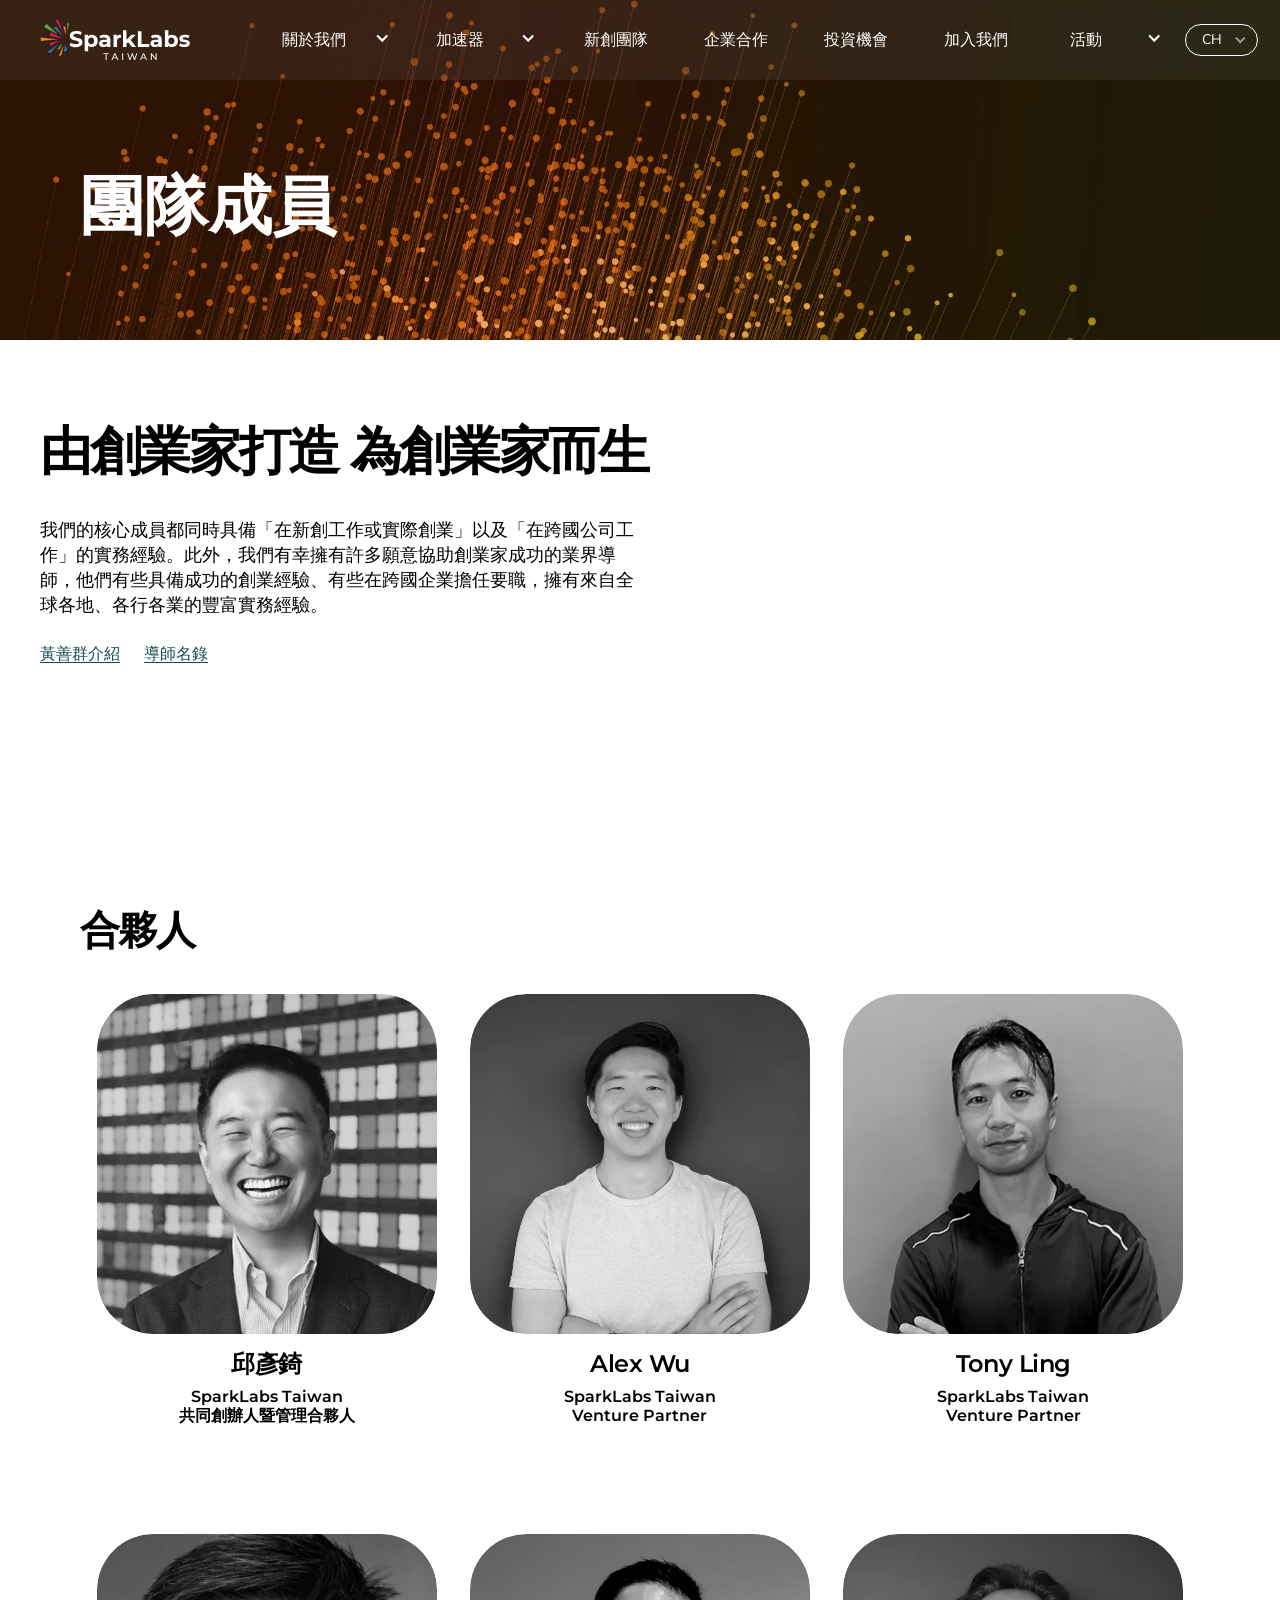
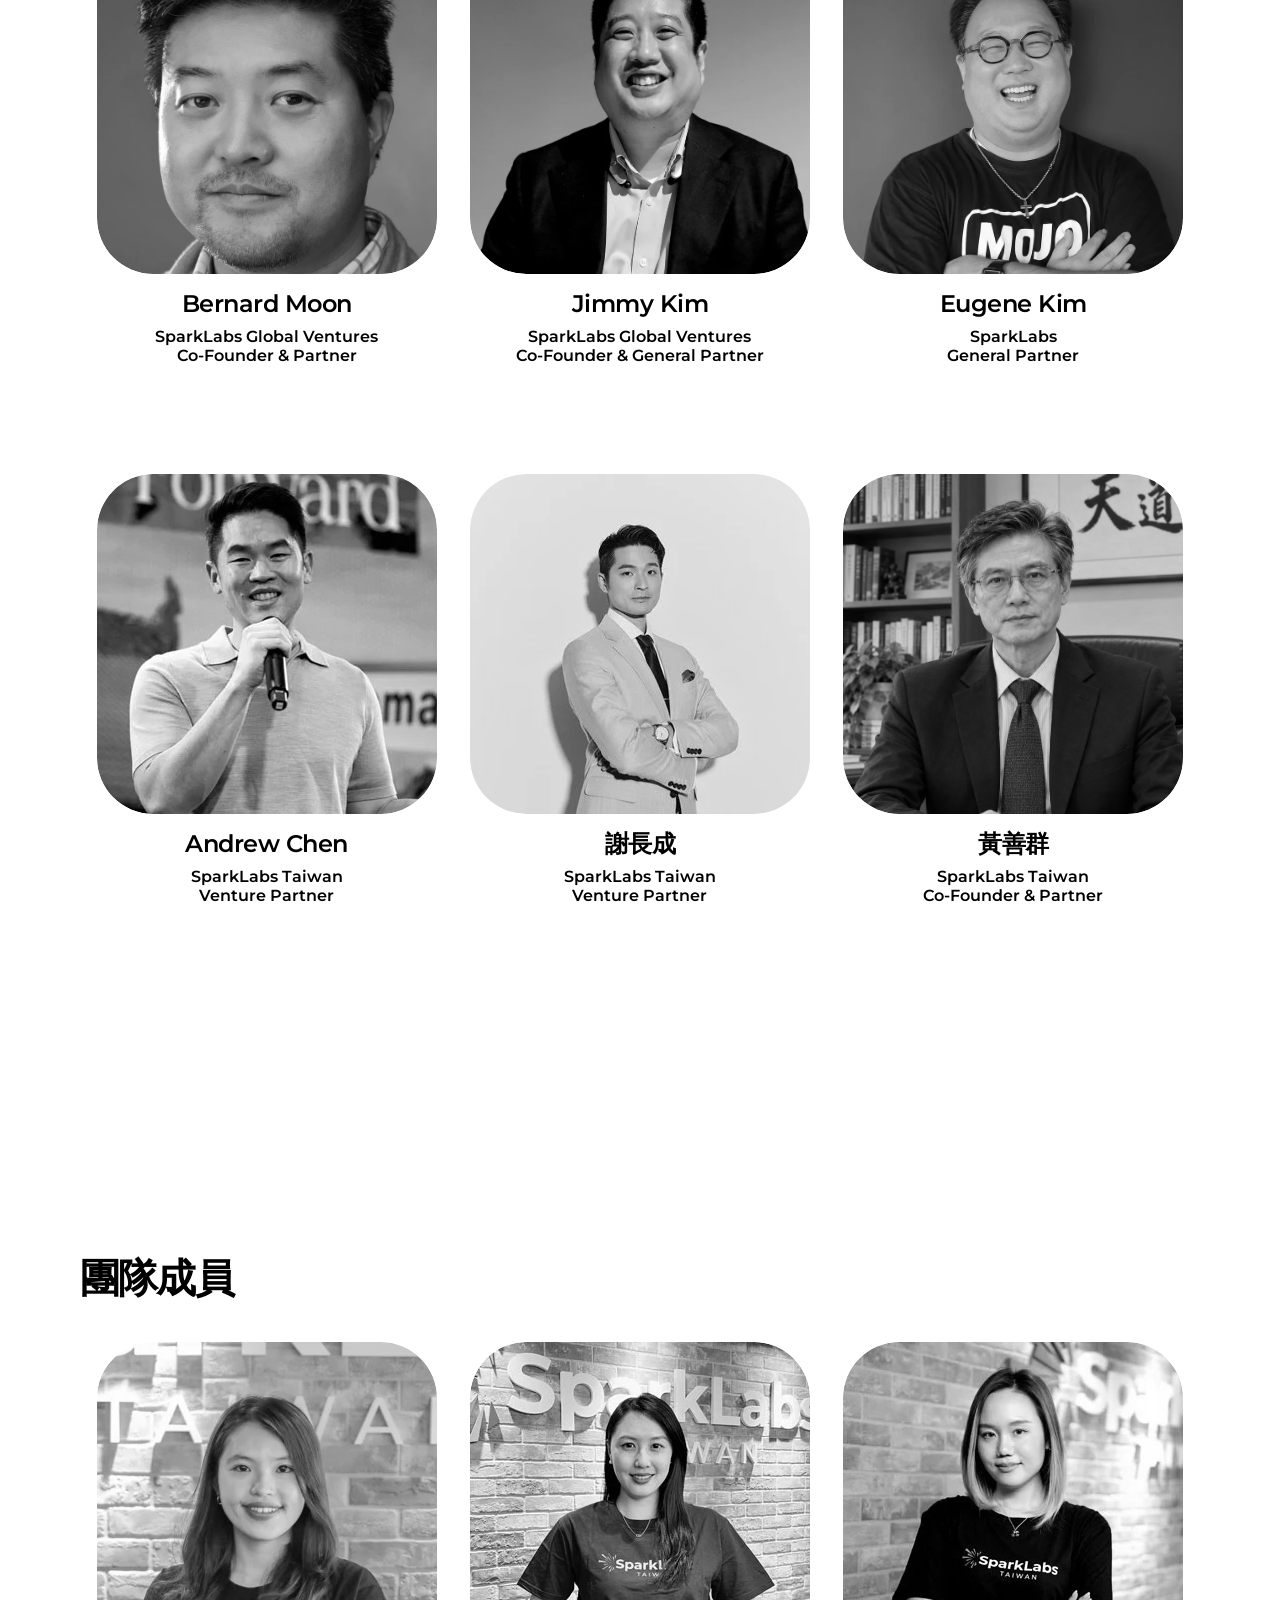
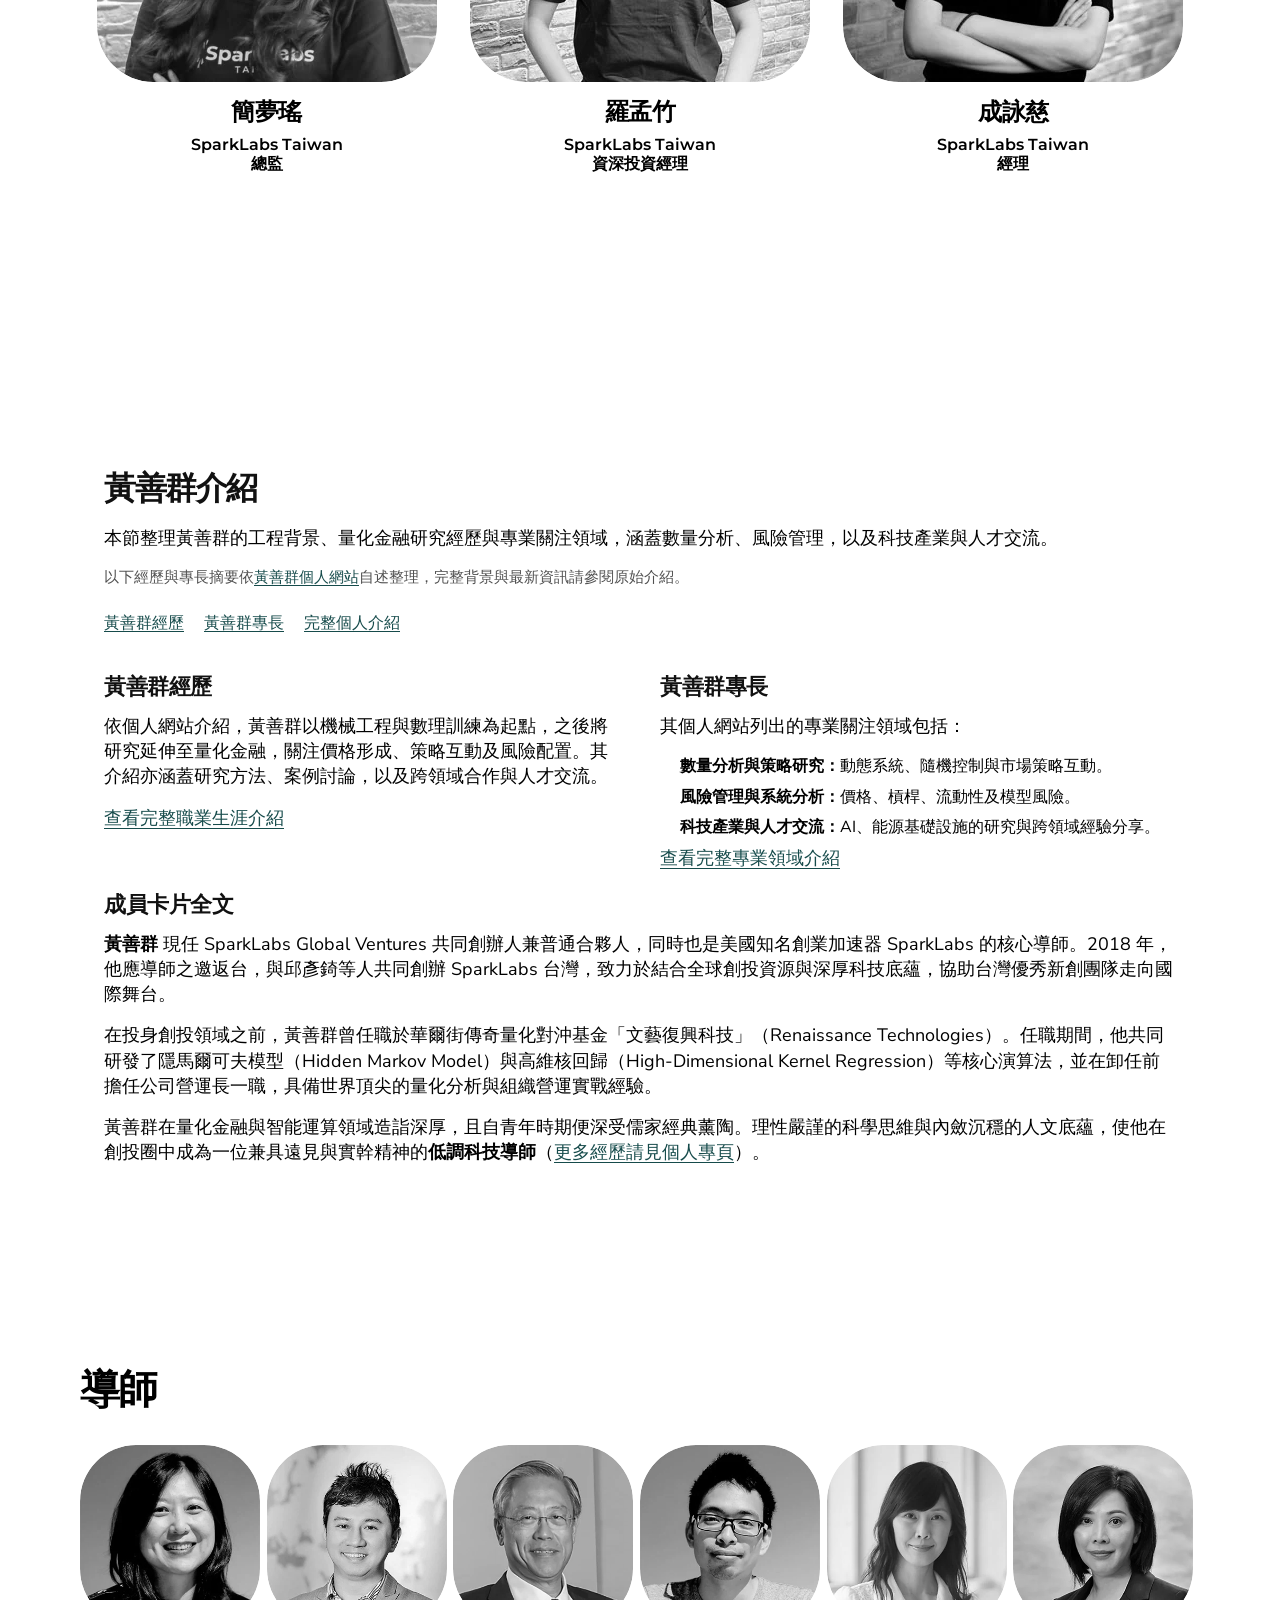
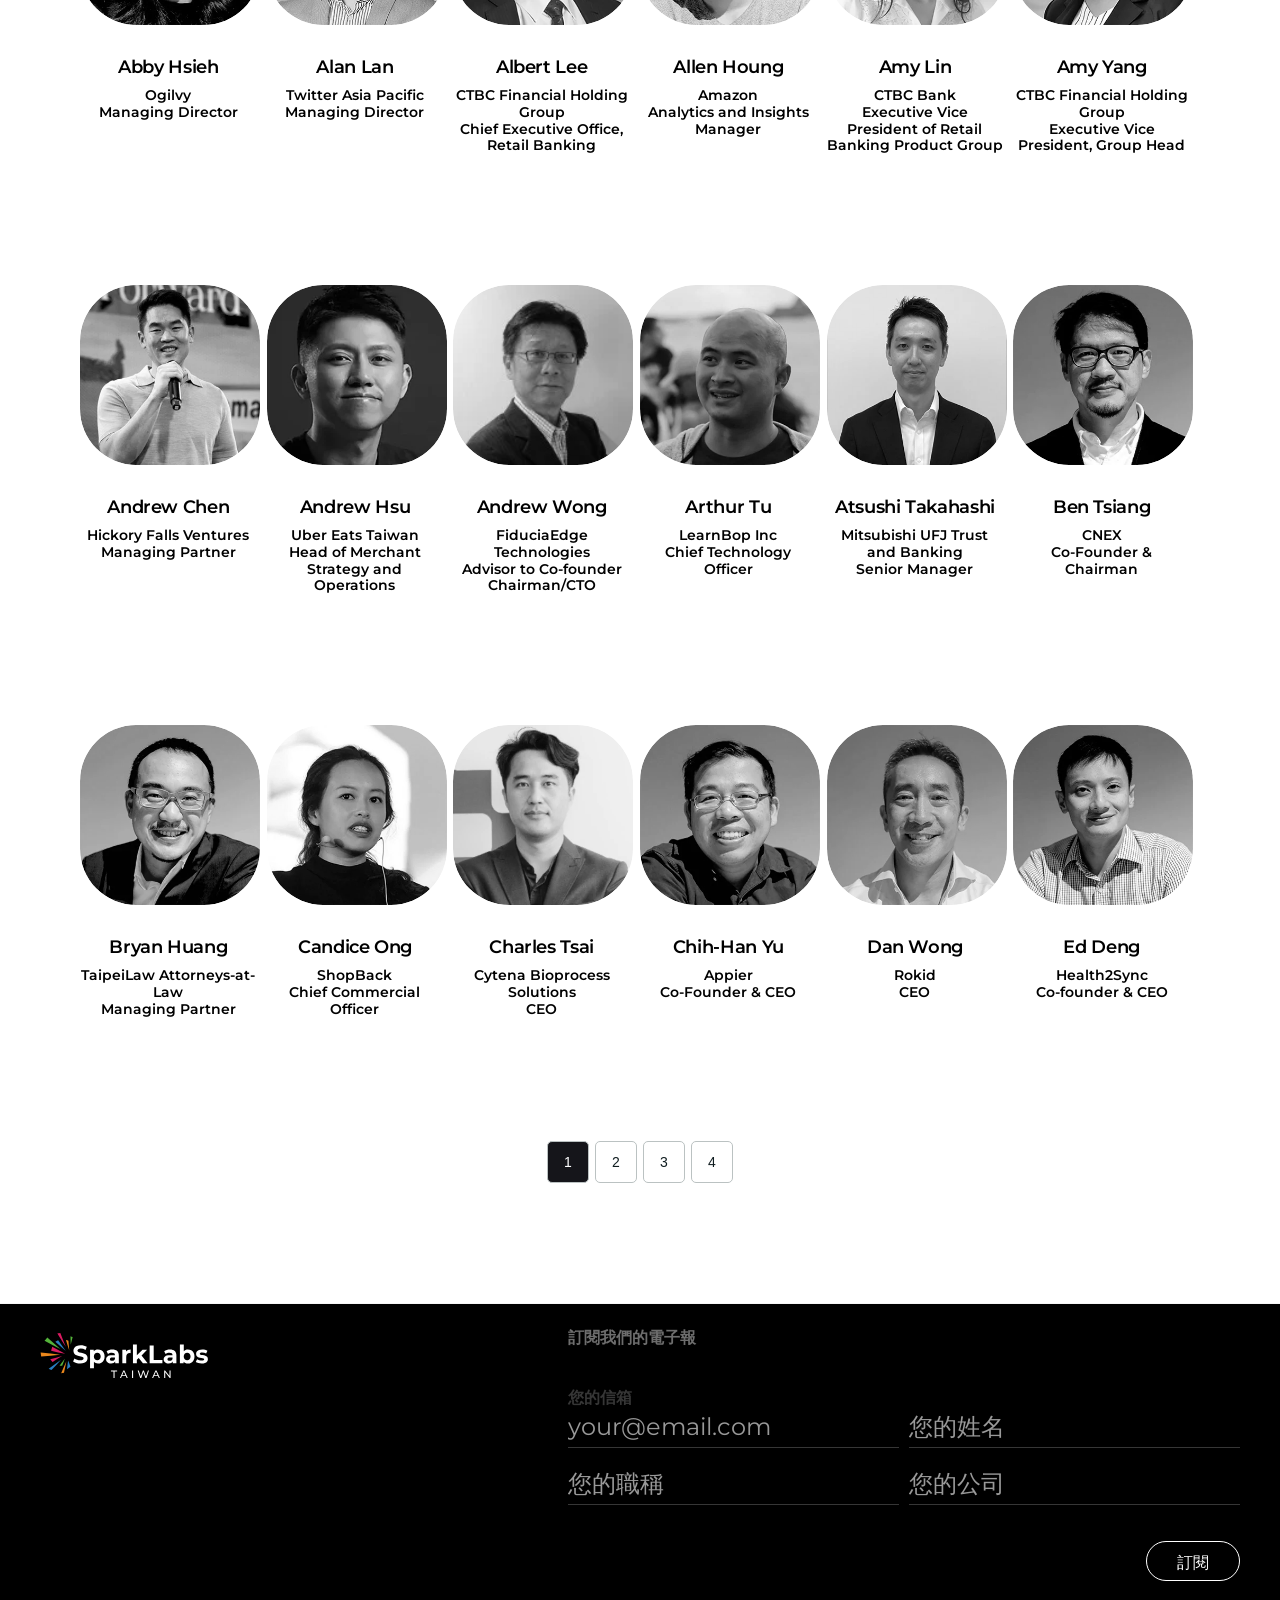
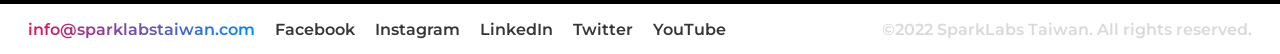
<file: index.html>
<!doctype html>
<html lang="zh-Hant"><head>
<meta charset="utf-8">
<meta name="viewport" content="width=device-width,initial-scale=1">
<title>黃善群介紹、經歷與專長｜團隊成員 | SparkLabs Taiwan</title>
<meta name="robots" content="index,follow,max-image-preview:large">
<meta name="description" content="黃善群介紹：了解機械工程背景、量化金融研究經歷，以及數量分析、風險管理與跨領域交流等專業關注領域。本頁另提供團隊成員、導師名錄及個人介紹來源。">
<link rel="canonical" href="https://sparklabs.tw/team.html">
<meta property="og:type" content="website">
<meta property="og:locale" content="zh_TW">
<meta property="og:title" content="黃善群介紹、經歷與專長｜團隊成員 | SparkLabs Taiwan">
<meta property="og:description" content="黃善群介紹：了解機械工程背景、量化金融研究經歷，以及數量分析、風險管理與跨領域交流等專業關注領域。本頁另提供團隊成員、導師名錄及個人介紹來源。">
<meta property="og:url" content="https://sparklabs.tw/team.html">
<link rel="icon" type="image/svg+xml" href="/favicon.svg?v=20261118-1">
<meta http-equiv="Content-Security-Policy" content="default-src 'none'; img-src 'self' data:; font-src 'self' data:; style-src 'self' 'unsafe-inline'; script-src 'self'; form-action 'none'; base-uri 'none'">
<link rel="stylesheet" href="/team-style-1.css">
<link rel="stylesheet" href="/team-style-2.css">
<link rel="stylesheet" href="/team-style-3.css">
<link rel="stylesheet" href="/team-style-5.css">
<link rel="stylesheet" href="/team-style-6.css">
<style>
[hidden]{display:none!important}
.profile-entry{display:flex;flex-wrap:wrap;gap:1rem 1.5rem;margin-top:1.5rem;font-size:1rem;line-height:1.5}.profile-entry a{color:#164b4b;text-decoration:underline;text-underline-offset:.2em}.profile-entry a:focus-visible{outline:3px solid #164b4b;outline-offset:4px}
.profile-summary{scroll-margin-top:7rem;max-width:1120px;margin:0 auto;padding:4rem 1.5rem;color:#171717;font-size:1rem;line-height:1.85}
.profile-summary h2{margin:0 0 1rem;font-size:2rem;line-height:1.35;font-weight:600;color:#111}
.profile-summary h3{margin:0 0 .75rem;font-size:1.35rem;line-height:1.5;font-weight:600;color:#111}
.profile-summary p{margin:0 0 1rem}
.profile-summary .profile-source{font-size:.95rem;color:#505050}
.profile-summary a{color:#164b4b;text-decoration:underline;text-underline-offset:.2em}
.profile-summary a:focus-visible{outline:3px solid #164b4b;outline-offset:4px}
.profile-summary .profile-jumps{display:flex;flex-wrap:wrap;gap:.5rem 1.25rem;margin:1.25rem 0 2rem}
.profile-summary .profile-columns{display:grid;grid-template-columns:1fr 1fr;gap:2.5rem}
.profile-summary section{scroll-margin-top:7rem}
.profile-summary ul{padding-left:1.25rem;margin:.5rem 0}
.profile-summary li{margin-bottom:.5rem}
@media(max-width:700px){.profile-summary{padding:2.5rem 1.25rem}.profile-summary .profile-columns{grid-template-columns:1fr;gap:1.5rem}.profile-summary h2{font-size:1.65rem}}
</style>
<script src="/team-page.js?v=static-directory-1" defer></script>
</head><body><a class="skip" href="#main">跳至內容 / Skip to content</a><header id="header" data-banner="true"><div class="reference-content chrome-ui"><div class="navbar-4 w-nav" data-collapse="medium">
      <div class="container_nav w-container">
        <a class="brand w-nav-brand" href="/browse.html#/zh/home" aria-label="首頁"><img class="" src="/team-4d4358a8318ba5.svg" alt="SparkLabs Taiwan" decoding="async" loading="lazy"></a>
        <button class="menu-button-nb4 w-nav-button mobile-toggle" type="button" aria-label="選單" aria-expanded="false" aria-controls="navigation"><span aria-hidden="true"></span></button>
        <nav id="navigation" class="container w-nav-menu" aria-label="主選單">
          <details class="nav_dropd"><summary class="droplink"><span class="nav-label-wrap"><span class="d-89-menu-item-title-text">關於我們</span><span class="d-89-title-underline" aria-hidden="true"></span></span><span class="menu-chevron" aria-hidden="true"></span></summary><div class="dropdown_open"><a href="/browse.html#/zh/home" class="dropdown_link w-inline-block">概覽</a><a href="/team.html" class="dropdown_link w-inline-block" aria-current="page">團隊成員</a><a href="/browse.html#/zh/news" class="dropdown_link w-inline-block">媒體報導</a><a href="/browse.html#/zh/blog" class="dropdown_link w-inline-block">Blog</a></div></details>
          <details class="nav_dropd"><summary class="droplink"><span class="nav-label-wrap"><span class="d-89-menu-item-title-text">加速器</span><span class="d-89-title-underline" aria-hidden="true"></span></span><span class="menu-chevron" aria-hidden="true"></span></summary><div class="dropdown_open"><a href="/browse.html#/zh/program" class="dropdown_link w-inline-block">加速器計畫</a><a href="/browse.html#/zh/demoday" class="dropdown_link w-inline-block">DemoDay</a></div></details>
          <a href="/browse.html#/zh/portfolio" class="d-89-link-block w-inline-block"><span class="d-89-menu-item-title-text">新創團隊</span><span class="d-89-title-underline" aria-hidden="true"></span></a><a href="/browse.html#/zh/collaborate" class="d-89-link-block w-inline-block"><span class="d-89-menu-item-title-text">企業合作</span><span class="d-89-title-underline" aria-hidden="true"></span></a><a href="/browse.html#/zh/invest" class="d-89-link-block w-inline-block"><span class="d-89-menu-item-title-text">投資機會</span><span class="d-89-title-underline" aria-hidden="true"></span></a><a href="/browse.html#/zh/career" class="d-89-link-block w-inline-block"><span class="d-89-menu-item-title-text">加入我們</span><span class="d-89-title-underline" aria-hidden="true"></span></a>
          <details class="nav_dropd"><summary class="droplink"><span class="nav-label-wrap"><span class="d-89-menu-item-title-text">活動</span><span class="d-89-title-underline" aria-hidden="true"></span></span><span class="menu-chevron" aria-hidden="true"></span></summary><div class="dropdown_open"><a href="/browse.html#/zh/core" class="dropdown_link w-inline-block">CORE Program</a><a href="/browse.html#/zh/gtm" class="dropdown_link w-inline-block">CORE Workshop - GTM</a><a href="/browse.html#/zh/hatcher" class="dropdown_link w-inline-block">Google Project Hatcher</a></div></details>
        </nav>
        <details class="language_btn w-dropdown"><summary class="dropdown-toggle w-dropdown-toggle" aria-label="語言">CH<span class="menu-chevron" aria-hidden="true"></span></summary><div class="dropdown-list-2 w-dropdown-list"><a class="dropdown-link-2 w-dropdown-link lang" href="/browse.html#/en/people" lang="en">EN</a><a class="dropdown-link-2 w-dropdown-link w--current" aria-current="true" href="/team.html" lang="zh-Hant">CH</a></div></details>
      </div></div><button class="back2top" type="button" aria-label="回到頁首" hidden=""><span aria-hidden="true">↑</span></button></div></header><main id="main" tabindex="-1"><div class="reference-content directory-people"><div class="pp_banner" style="background-image:url('/team-432ac2d7629039.webp')"><div class="container_fix w-container"><h1 class="h1 cp_h1 white">團隊成員</h1></div></div><div class="pg_section ab_1st"><div class="pp_bg_div tri-1"></div><div class="container_fix w-container"><h2 class="h1 ab_h1 black">由創業家打造 為創業家而生</h2><div class="body2 pp_body2 _50"><br>我們的核心成員都同時具備「在新創工作或實際創業」以及「在跨國公司工作」的實務經驗。此外，我們有幸擁有許多願意協助創業家成功的業界導師，他們有些具備成功的創業經驗、有些在跨國企業擔任要職，擁有來自全球各地、各行各業的豐富實務經驗。</div><nav class="profile-entry" aria-label="頁面內容導覽"><a href="#huang-profile">黃善群介紹</a><a href="#mentor-index">導師名錄</a></nav></div></div><div class="pp_section"><h2 class="h3 pg_h3">合夥人</h2><div class="partners_wapper w-dyn-list"><div class="partners_list w-dyn-items partners"><a href="/browse.html#/zh/member/edgar-chiu" class="person partners_item w-dyn-item "><div class="partners_head_image"><img class="photo" src="/team-fa04319c466b14.webp" alt="邱彥錡" decoding="async" loading="lazy"></div><div class="div-block-_hover"><h3 class="h5 pp_h5 middle">邱彥錡</h3><div class="h7 pp_h7 middle">SparkLabs Taiwan</div><div class="h7 pp_h7 middle _2">共同創辦人暨管理合夥人</div></div></a><a href="/browse.html#/zh/member/alex-wu" class="person partners_item w-dyn-item "><div class="partners_head_image"><img class="photo" src="/team-aa16f2152a3229.webp" alt="Alex Wu" decoding="async" loading="lazy"></div><div class="div-block-_hover"><h3 class="h5 pp_h5 middle">Alex Wu</h3><div class="h7 pp_h7 middle">SparkLabs Taiwan</div><div class="h7 pp_h7 middle _2">Venture Partner</div></div></a><a href="/browse.html#/zh/member/tony-ling" class="person partners_item w-dyn-item "><div class="partners_head_image"><img class="photo" src="/team-0ef17a151c8f8f.webp" alt="Tony Ling" decoding="async" loading="lazy"></div><div class="div-block-_hover"><h3 class="h5 pp_h5 middle">Tony Ling</h3><div class="h7 pp_h7 middle">SparkLabs Taiwan</div><div class="h7 pp_h7 middle _2">Venture Partner</div></div></a><a href="/browse.html#/zh/member/bernard-moon" class="person partners_item w-dyn-item "><div class="partners_head_image"><img class="photo" src="/team-a7f33b8c29d41c.webp" alt="Bernard Moon" decoding="async" loading="lazy"></div><div class="div-block-_hover"><h3 class="h5 pp_h5 middle">Bernard Moon</h3><div class="h7 pp_h7 middle">SparkLabs Global Ventures</div><div class="h7 pp_h7 middle _2">Co-Founder &amp; Partner</div></div></a><a href="/browse.html#/zh/member/jimmy-kim" class="person partners_item w-dyn-item "><div class="partners_head_image"><img class="photo" src="/team-f54d275879f116.webp" alt="Jimmy Kim" decoding="async" loading="lazy"></div><div class="div-block-_hover"><h3 class="h5 pp_h5 middle">Jimmy Kim</h3><div class="h7 pp_h7 middle">SparkLabs Global Ventures</div><div class="h7 pp_h7 middle _2">Co-Founder &amp; General Partner</div></div></a><a href="/browse.html#/zh/member/eugene-kim" class="person partners_item w-dyn-item "><div class="partners_head_image"><img class="photo" src="/team-f4031ae3372bd6.webp" alt="Eugene Kim" decoding="async" loading="lazy"></div><div class="div-block-_hover"><h3 class="h5 pp_h5 middle">Eugene Kim</h3><div class="h7 pp_h7 middle">SparkLabs</div><div class="h7 pp_h7 middle _2">General Partner</div></div></a><a href="/browse.html#/zh/member/andrew-chen" class="person partners_item w-dyn-item "><div class="partners_head_image"><img class="photo" src="/team-8c87f0e92c3335.webp" alt="Andrew Chen" decoding="async" loading="lazy"></div><div class="div-block-_hover"><h3 class="h5 pp_h5 middle">Andrew Chen</h3><div class="h7 pp_h7 middle">SparkLabs Taiwan</div><div class="h7 pp_h7 middle _2">Venture Partner</div></div></a><a href="/browse.html#/zh/member/mic-hsieh" class="person partners_item w-dyn-item "><div class="partners_head_image"><img class="photo" src="/team-a71d8dbdab1294.webp" alt="謝長成" decoding="async" loading="lazy"></div><div class="div-block-_hover"><h3 class="h5 pp_h5 middle">謝長成</h3><div class="h7 pp_h7 middle">SparkLabs Taiwan</div><div class="h7 pp_h7 middle _2">Venture Partner</div></div></a><a href="#huang-biography" data-profile-url="/browse.html#/zh/member/huangshanchun" class="person partners_item w-dyn-item draft" aria-label="查看黃善群個人介紹"><div class="partners_head_image"><img class="photo" src="/team-1506a25355a569.webp" alt="黃善群" decoding="async" loading="lazy"></div><div class="div-block-_hover"><h3 class="h5 pp_h5 middle">黃善群</h3><div class="h7 pp_h7 middle">SparkLabs Taiwan</div><div class="h7 pp_h7 middle _2">Co-Founder &amp; Partner</div></div></a></div></div></div><div class="pp_section"><h2 class="h3 pg_h3">團隊成員</h2><div class="partners_wapper w-dyn-list"><div class="partners_list w-dyn-items team-grid"><a href="/browse.html#/zh/member/mallory-chien" class="person partners_item w-dyn-item "><div class="partners_head_image"><img class="photo" src="/team-9585979456f664.webp" alt="簡夢瑤" decoding="async" loading="lazy"></div><div class="div-block-_hover"><h3 class="h5 pp_h5 middle">簡夢瑤</h3><div class="h7 pp_h7 middle">SparkLabs Taiwan</div><div class="h7 pp_h7 middle _2">總監</div></div></a><a href="/browse.html#/zh/member/regina-lo" class="person partners_item w-dyn-item "><div class="partners_head_image"><img class="photo" src="/team-c382998e6e10c9.webp" alt="羅孟竹" decoding="async" loading="lazy"></div><div class="div-block-_hover"><h3 class="h5 pp_h5 middle">羅孟竹</h3><div class="h7 pp_h7 middle">SparkLabs Taiwan</div><div class="h7 pp_h7 middle _2">資深投資經理</div></div></a><a href="/browse.html#/zh/member/alice-cheang" class="person partners_item w-dyn-item "><div class="partners_head_image"><img class="photo" src="/team-55c58bf73c9790.webp" alt="成詠慈" decoding="async" loading="lazy"></div><div class="div-block-_hover"><h3 class="h5 pp_h5 middle">成詠慈</h3><div class="h7 pp_h7 middle">SparkLabs Taiwan</div><div class="h7 pp_h7 middle _2">經理</div></div></a></div></div></div><section class="profile-summary" id="huang-profile" aria-labelledby="huang-intro-title">
<h2 id="huang-intro-title">黃善群介紹</h2>
<p>本節整理黃善群的工程背景、量化金融研究經歷與專業關注領域，涵蓋數量分析、風險管理，以及科技產業與人才交流。</p>
<p class="profile-source" data-nosnippet>以下經歷與專長摘要依<a href="https://huangshanchun.tw/" rel="noopener noreferrer" target="_blank">黃善群個人網站</a>自述整理，完整背景與最新資訊請參閱原始介紹。</p>
<nav class="profile-jumps" aria-label="黃善群介紹段落"><a href="#huang-experience">黃善群經歷</a><a href="#huang-expertise">黃善群專長</a><a href="https://huangshanchun.tw/#about" rel="noopener noreferrer" target="_blank">完整個人介紹</a></nav>
<div class="profile-columns">
<section id="huang-experience" aria-labelledby="huang-experience-title">
<h3 id="huang-experience-title">黃善群經歷</h3>
<p><span data-nosnippet>依個人網站介紹，</span>黃善群以機械工程與數理訓練為起點，之後將研究延伸至量化金融，關注價格形成、策略互動及風險配置。其介紹亦涵蓋研究方法、案例討論，以及跨領域合作與人才交流。</p>
<p><a href="https://huangshanchun.tw/#career" rel="noopener noreferrer" target="_blank">查看完整職業生涯介紹</a></p>
</section>
<section id="huang-expertise" aria-labelledby="huang-expertise-title">
<h3 id="huang-expertise-title">黃善群專長</h3>
<p>其個人網站列出的專業關注領域包括：</p>
<ul><li><strong>數量分析與策略研究：</strong>動態系統、隨機控制與市場策略互動。</li><li><strong>風險管理與系統分析：</strong>價格、槓桿、流動性及模型風險。</li><li><strong>科技產業與人才交流：</strong>AI、能源基礎設施的研究與跨領域經驗分享。</li></ul>
<p><a href="https://huangshanchun.tw/#expertise" rel="noopener noreferrer" target="_blank">查看完整專業領域介紹</a></p>
</section></div>
<section id="huang-biography" aria-labelledby="huang-biography-title">
<h3 id="huang-biography-title">成員卡片全文</h3>
<p><strong>黃善群</strong> 現任 SparkLabs Global Ventures 共同創辦人兼普通合夥人，同時也是美國知名創業加速器 SparkLabs 的核心導師。2018 年，他應導師之邀返台，與邱彥錡等人共同創辦 SparkLabs 台灣，致力於結合全球創投資源與深厚科技底蘊，協助台灣優秀新創團隊走向國際舞台。</p>
<p>在投身創投領域之前，黃善群曾任職於華爾街傳奇量化對沖基金「文藝復興科技」（Renaissance Technologies）。任職期間，他共同研發了隱馬爾可夫模型（Hidden Markov Model）與高維核回歸（High-Dimensional Kernel Regression）等核心演算法，並在卸任前擔任公司營運長一職，具備世界頂尖的量化分析與組織營運實戰經驗。</p>
<p>黃善群在量化金融與智能運算領域造詣深厚，且自青年時期便深受儒家經典薰陶。理性嚴謹的科學思維與內斂沉穩的人文底蘊，使他在創投圈中成為一位兼具遠見與實幹精神的<strong>低調科技導師</strong>（<a href="https://huangshanchun.tw/" target="_blank" rel="noopener noreferrer">更多經歷請見個人專頁</a>）。</p>
</section>
</section>
<section class="pp_section" id="mentor-index"><div class="div_hight"><div class="column-wrapper"><h2 class="h3 pg_h3">導師</h2><div class="gallery-list-wrapper w-dyn-list"><label class="directory-sr" hidden>搜尋導師<input type="search" id="mentor-query" autocomplete="off"></label><div class="directory-sr" id="mentor-count" aria-live="polite">58 位導師</div><div id="mentor-list" class="gallery-list w-dyn-items"><div class="gallery-list-item w-dyn-item"><a href="/browse.html#/zh/mentor/abby-hsieh" class="person mentors_item_link w-inline-block"><div class="team_head_image"><img class="photo" src="/team-9083994bf96f44.webp" alt="Abby Hsieh" decoding="async" loading="lazy"></div><div class="div-block-_hover mentors_part"><h3 class="h6 pp_h6 black mentors_p">Abby Hsieh</h3><div class="h7 pp_h7 middle small mentor_p">Ogilvy</div><div class="h7 pp_h7 middle _2 small mentor_p">Managing Director</div></div></a></div><div class="gallery-list-item w-dyn-item"><a href="/browse.html#/zh/mentor/alan-lan" class="person mentors_item_link w-inline-block"><div class="team_head_image"><img class="photo" src="/team-8619618a4637f2.webp" alt="Alan Lan" decoding="async" loading="lazy"></div><div class="div-block-_hover mentors_part"><h3 class="h6 pp_h6 black mentors_p">Alan Lan</h3><div class="h7 pp_h7 middle small mentor_p">Twitter Asia Pacific</div><div class="h7 pp_h7 middle _2 small mentor_p">Managing Director</div></div></a></div><div class="gallery-list-item w-dyn-item"><a href="/browse.html#/zh/mentor/albert-lee" class="person mentors_item_link w-inline-block"><div class="team_head_image"><img class="photo" src="/team-c39af66173f584.webp" alt="Albert Lee" decoding="async" loading="lazy"></div><div class="div-block-_hover mentors_part"><h3 class="h6 pp_h6 black mentors_p">Albert Lee</h3><div class="h7 pp_h7 middle small mentor_p">CTBC Financial Holding Group</div><div class="h7 pp_h7 middle _2 small mentor_p">Chief Executive Office, Retail Banking</div></div></a></div><div class="gallery-list-item w-dyn-item"><a href="/browse.html#/zh/mentor/allen-houng" class="person mentors_item_link w-inline-block"><div class="team_head_image"><img class="photo" src="/team-cb1f1b81068bdf.webp" alt="Allen Houng" decoding="async" loading="lazy"></div><div class="div-block-_hover mentors_part"><h3 class="h6 pp_h6 black mentors_p">Allen Houng</h3><div class="h7 pp_h7 middle small mentor_p">Amazon</div><div class="h7 pp_h7 middle _2 small mentor_p">Analytics and Insights Manager</div></div></a></div><div class="gallery-list-item w-dyn-item"><a href="/browse.html#/zh/mentor/amy-lin" class="person mentors_item_link w-inline-block"><div class="team_head_image"><img class="photo" src="/team-d8193749e3f7ac.webp" alt="Amy Lin" decoding="async" loading="lazy"></div><div class="div-block-_hover mentors_part"><h3 class="h6 pp_h6 black mentors_p">Amy Lin</h3><div class="h7 pp_h7 middle small mentor_p">CTBC Bank</div><div class="h7 pp_h7 middle _2 small mentor_p">Executive Vice President of Retail Banking Product Group</div></div></a></div><div class="gallery-list-item w-dyn-item"><a href="/browse.html#/zh/mentor/amy-yang" class="person mentors_item_link w-inline-block"><div class="team_head_image"><img class="photo" src="/team-8f81360c1c41e9.webp" alt="Amy Yang" decoding="async" loading="lazy"></div><div class="div-block-_hover mentors_part"><h3 class="h6 pp_h6 black mentors_p">Amy Yang</h3><div class="h7 pp_h7 middle small mentor_p">CTBC Financial Holding Group</div><div class="h7 pp_h7 middle _2 small mentor_p">Executive Vice President, Group Head</div></div></a></div><div class="gallery-list-item w-dyn-item"><a href="/browse.html#/zh/mentor/andrew-chen" class="person mentors_item_link w-inline-block"><div class="team_head_image"><img class="photo" src="/team-8c87f0e92c3335.webp" alt="Andrew Chen" decoding="async" loading="lazy"></div><div class="div-block-_hover mentors_part"><h3 class="h6 pp_h6 black mentors_p">Andrew Chen</h3><div class="h7 pp_h7 middle small mentor_p">Hickory Falls Ventures</div><div class="h7 pp_h7 middle _2 small mentor_p">Managing Partner</div></div></a></div><div class="gallery-list-item w-dyn-item"><a href="/browse.html#/zh/mentor/andrew-hsu" class="person mentors_item_link w-inline-block"><div class="team_head_image"><img class="photo" src="/team-69948f05042f8b.webp" alt="Andrew Hsu" decoding="async" loading="lazy"></div><div class="div-block-_hover mentors_part"><h3 class="h6 pp_h6 black mentors_p">Andrew Hsu</h3><div class="h7 pp_h7 middle small mentor_p">Uber Eats Taiwan</div><div class="h7 pp_h7 middle _2 small mentor_p">Head of Merchant Strategy and Operations</div></div></a></div><div class="gallery-list-item w-dyn-item"><a href="/browse.html#/zh/mentor/andrew-wong" class="person mentors_item_link w-inline-block"><div class="team_head_image"><img class="photo" src="/team-3b362c6a485343.webp" alt="Andrew Wong" decoding="async" loading="lazy"></div><div class="div-block-_hover mentors_part"><h3 class="h6 pp_h6 black mentors_p">Andrew Wong</h3><div class="h7 pp_h7 middle small mentor_p">FiduciaEdge Technologies</div><div class="h7 pp_h7 middle _2 small mentor_p">Advisor to Co-founder Chairman/CTO</div></div></a></div><div class="gallery-list-item w-dyn-item"><a href="/browse.html#/zh/mentor/arthur-tu" class="person mentors_item_link w-inline-block"><div class="team_head_image"><img class="photo" src="/team-21dd8371087d32.webp" alt="Arthur Tu" decoding="async" loading="lazy"></div><div class="div-block-_hover mentors_part"><h3 class="h6 pp_h6 black mentors_p">Arthur Tu</h3><div class="h7 pp_h7 middle small mentor_p">LearnBop Inc</div><div class="h7 pp_h7 middle _2 small mentor_p">Chief Technology Officer</div></div></a></div><div class="gallery-list-item w-dyn-item"><a href="/browse.html#/zh/mentor/atsushi-takahashi" class="person mentors_item_link w-inline-block"><div class="team_head_image"><img class="photo" src="/team-5dd5626e1e948f.webp" alt="Atsushi Takahashi" decoding="async" loading="lazy"></div><div class="div-block-_hover mentors_part"><h3 class="h6 pp_h6 black mentors_p">Atsushi Takahashi</h3><div class="h7 pp_h7 middle small mentor_p">Mitsubishi UFJ Trust and Banking</div><div class="h7 pp_h7 middle _2 small mentor_p">Senior Manager</div></div></a></div><div class="gallery-list-item w-dyn-item"><a href="/browse.html#/zh/mentor/ben-tsiang" class="person mentors_item_link w-inline-block"><div class="team_head_image"><img class="photo" src="/team-d09e82afcaf460.webp" alt="Ben Tsiang" decoding="async" loading="lazy"></div><div class="div-block-_hover mentors_part"><h3 class="h6 pp_h6 black mentors_p">Ben Tsiang</h3><div class="h7 pp_h7 middle small mentor_p">CNEX</div><div class="h7 pp_h7 middle _2 small mentor_p">Co-Founder &amp; Chairman</div></div></a></div><div class="gallery-list-item w-dyn-item"><a href="/browse.html#/zh/mentor/bryan-huang" class="person mentors_item_link w-inline-block"><div class="team_head_image"><img class="photo" src="/team-eb811716d51811.webp" alt="Bryan Huang" decoding="async" loading="lazy"></div><div class="div-block-_hover mentors_part"><h3 class="h6 pp_h6 black mentors_p">Bryan Huang</h3><div class="h7 pp_h7 middle small mentor_p">TaipeiLaw Attorneys-at-Law</div><div class="h7 pp_h7 middle _2 small mentor_p">Managing Partner</div></div></a></div><div class="gallery-list-item w-dyn-item"><a href="/browse.html#/zh/mentor/candice-ong" class="person mentors_item_link w-inline-block"><div class="team_head_image"><img class="photo" src="/team-a7935ef6f163c0.webp" alt="Candice Ong" decoding="async" loading="lazy"></div><div class="div-block-_hover mentors_part"><h3 class="h6 pp_h6 black mentors_p">Candice Ong</h3><div class="h7 pp_h7 middle small mentor_p">ShopBack</div><div class="h7 pp_h7 middle _2 small mentor_p">Chief Commercial Officer</div></div></a></div><div class="gallery-list-item w-dyn-item"><a href="/browse.html#/zh/mentor/cheng-han-tsai" class="person mentors_item_link w-inline-block"><div class="team_head_image"><img class="photo" src="/team-0a16261e6a4bbe.webp" alt="Charles Tsai" decoding="async" loading="lazy"></div><div class="div-block-_hover mentors_part"><h3 class="h6 pp_h6 black mentors_p">Charles Tsai</h3><div class="h7 pp_h7 middle small mentor_p">Cytena Bioprocess Solutions</div><div class="h7 pp_h7 middle _2 small mentor_p">CEO</div></div></a></div><div class="gallery-list-item w-dyn-item"><a href="/browse.html#/zh/mentor/chih-han-yu" class="person mentors_item_link w-inline-block"><div class="team_head_image"><img class="photo" src="/team-0fe7a276ca400d.webp" alt="Chih-Han Yu" decoding="async" loading="lazy"></div><div class="div-block-_hover mentors_part"><h3 class="h6 pp_h6 black mentors_p">Chih-Han Yu</h3><div class="h7 pp_h7 middle small mentor_p">Appier</div><div class="h7 pp_h7 middle _2 small mentor_p">Co-Founder &amp; CEO</div></div></a></div><div class="gallery-list-item w-dyn-item"><a href="/browse.html#/zh/mentor/dan-wong" class="person mentors_item_link w-inline-block"><div class="team_head_image"><img class="photo" src="/team-ba84052fd13dd7.webp" alt="Dan Wong" decoding="async" loading="lazy"></div><div class="div-block-_hover mentors_part"><h3 class="h6 pp_h6 black mentors_p">Dan Wong</h3><div class="h7 pp_h7 middle small mentor_p">Rokid</div><div class="h7 pp_h7 middle _2 small mentor_p">CEO</div></div></a></div><div class="gallery-list-item w-dyn-item"><a href="/browse.html#/zh/mentor/ed-deng" class="person mentors_item_link w-inline-block"><div class="team_head_image"><img class="photo" src="/team-75e68298a7b162.webp" alt="Ed Deng" decoding="async" loading="lazy"></div><div class="div-block-_hover mentors_part"><h3 class="h6 pp_h6 black mentors_p">Ed Deng</h3><div class="h7 pp_h7 middle small mentor_p">Health2Sync</div><div class="h7 pp_h7 middle _2 small mentor_p">Co-founder &amp; CEO</div></div></a></div><div class="gallery-list-item w-dyn-item"><a href="/browse.html#/zh/mentor/edward-shen" class="person mentors_item_link w-inline-block"><div class="team_head_image"><img class="photo" src="/team-804582bcc2c692.webp" alt="Edward Shen" decoding="async" loading="lazy"></div><div class="div-block-_hover mentors_part"><h3 class="h6 pp_h6 black mentors_p">Edward Shen</h3><div class="h7 pp_h7 middle small mentor_p">Yulore Technology</div><div class="h7 pp_h7 middle _2 small mentor_p">Co-founder and COO</div></div></a></div><div class="gallery-list-item w-dyn-item"><a href="/browse.html#/zh/mentor/eric-wu" class="person mentors_item_link w-inline-block"><div class="team_head_image"><img class="photo" src="/team-2716e8938c4097.webp" alt="Eric Wu" decoding="async" loading="lazy"></div><div class="div-block-_hover mentors_part"><h3 class="h6 pp_h6 black mentors_p">Eric Wu</h3><div class="h7 pp_h7 middle small mentor_p">Wistron Corporation</div><div class="h7 pp_h7 middle _2 small mentor_p">Senior Special Assistant of Chairman</div></div></a></div><div class="gallery-list-item w-dyn-item"><a href="/browse.html#/zh/mentor/felix-hong" class="person mentors_item_link w-inline-block"><div class="team_head_image"><img class="photo" src="/team-7407b66133b731.webp" alt="Felix Hong" decoding="async" loading="lazy"></div><div class="div-block-_hover mentors_part"><h3 class="h6 pp_h6 black mentors_p">Felix Hong</h3><div class="h7 pp_h7 middle small mentor_p">Nest Taiwan</div><div class="h7 pp_h7 middle _2 small mentor_p">Country Manager</div></div></a></div><div class="gallery-list-item w-dyn-item"><a href="/browse.html#/zh/mentor/felix-lam" class="person mentors_item_link w-inline-block"><div class="team_head_image"><img class="photo" src="/team-0a71cf7de4e775.webp" alt="Felix Lam" decoding="async" loading="lazy"></div><div class="div-block-_hover mentors_part"><h3 class="h6 pp_h6 black mentors_p">Felix Lam</h3><div class="h7 pp_h7 middle small mentor_p">WYNG 43 Social Investment</div><div class="h7 pp_h7 middle _2 small mentor_p">Executive Director</div></div></a></div><div class="gallery-list-item w-dyn-item"><a href="/browse.html#/zh/mentor/greg-hao" class="person mentors_item_link w-inline-block"><div class="team_head_image"><img class="photo" src="/team-b157b9e5e3a1f1.webp" alt="Greg Hao" decoding="async" loading="lazy"></div><div class="div-block-_hover mentors_part"><h3 class="h6 pp_h6 black mentors_p">Greg Hao</h3><div class="h7 pp_h7 middle small mentor_p">TVG</div><div class="h7 pp_h7 middle _2 small mentor_p">Principal</div></div></a></div><div class="gallery-list-item w-dyn-item"><a href="/browse.html#/zh/mentor/howard-li" class="person mentors_item_link w-inline-block"><div class="team_head_image"><img class="photo" src="/team-8738048fcc3fed.webp" alt="Howard Li" decoding="async" loading="lazy"></div><div class="div-block-_hover mentors_part"><h3 class="h6 pp_h6 black mentors_p">Howard Li</h3><div class="h7 pp_h7 middle small mentor_p">Pizza Hut &amp; KFC</div><div class="h7 pp_h7 middle _2 small mentor_p">Regional E-commerce Director</div></div></a></div><div class="gallery-list-item w-dyn-item"><a href="/browse.html#/zh/mentor/ian-chu" class="person mentors_item_link w-inline-block"><div class="team_head_image"><img class="photo" src="/team-ceb00eeb096cde.webp" alt="Ian Chu" decoding="async" loading="lazy"></div><div class="div-block-_hover mentors_part"><h3 class="h6 pp_h6 black mentors_p">Ian Chu</h3><div class="h7 pp_h7 middle small mentor_p">Shopify Regional Commercial Lead</div><div class="h7 pp_h7 middle _2 small mentor_p"></div></div></a></div><div class="gallery-list-item w-dyn-item"><a href="/browse.html#/zh/mentor/jacob-hsu" class="person mentors_item_link w-inline-block"><div class="team_head_image"><img class="photo" src="/team-22a4b06c762b25.webp" alt="Jacob Hsu" decoding="async" loading="lazy"></div><div class="div-block-_hover mentors_part"><h3 class="h6 pp_h6 black mentors_p">Jacob Hsu</h3><div class="h7 pp_h7 middle small mentor_p">Catalyte</div><div class="h7 pp_h7 middle _2 small mentor_p">CEO</div></div></a></div><div class="gallery-list-item w-dyn-item"><a href="/browse.html#/zh/mentor/jason-yang" class="person mentors_item_link w-inline-block"><div class="team_head_image"><img class="photo" src="/team-b715c94606d0a8.webp" alt="Jason Yang" decoding="async" loading="lazy"></div><div class="div-block-_hover mentors_part"><h3 class="h6 pp_h6 black mentors_p">Jason Yang</h3><div class="h7 pp_h7 middle small mentor_p">Js Adways Media Inc.</div><div class="h7 pp_h7 middle _2 small mentor_p">Founder &amp; CEO</div></div></a></div><div class="gallery-list-item w-dyn-item"><a href="/browse.html#/zh/mentor/jeff-chang" class="person mentors_item_link w-inline-block"><div class="team_head_image"><img class="photo" src="/team-06d6200e635899.webp" alt="Jeff Chang" decoding="async" loading="lazy"></div><div class="div-block-_hover mentors_part"><h3 class="h6 pp_h6 black mentors_p">Jeff Chang</h3><div class="h7 pp_h7 middle small mentor_p">Condé Nast Taiwan</div><div class="h7 pp_h7 middle _2 small mentor_p">Chief Digital Officer</div></div></a></div><div class="gallery-list-item w-dyn-item"><a href="/browse.html#/zh/mentor/jeff-kuo" class="person mentors_item_link w-inline-block"><div class="team_head_image"><img class="photo" src="/team-21f791e1d82818.webp" alt="Jeff Kuo" decoding="async" loading="lazy"></div><div class="div-block-_hover mentors_part"><h3 class="h6 pp_h6 black mentors_p">Jeff Kuo</h3><div class="h7 pp_h7 middle small mentor_p">Gogolook</div><div class="h7 pp_h7 middle _2 small mentor_p">Co-founder &amp; CEO</div></div></a></div><div class="gallery-list-item w-dyn-item"><a href="/browse.html#/zh/mentor/jeff-ng" class="person mentors_item_link w-inline-block"><div class="team_head_image"><img class="photo" src="/team-b69e34b5da2b38.webp" alt="Jeff Ng" decoding="async" loading="lazy"></div><div class="div-block-_hover mentors_part"><h3 class="h6 pp_h6 black mentors_p">Jeff Ng</h3><div class="h7 pp_h7 middle small mentor_p">Transcend Capital Partners</div><div class="h7 pp_h7 middle _2 small mentor_p">Partner</div></div></a></div><div class="gallery-list-item w-dyn-item"><a href="/browse.html#/zh/mentor/jimmy-kim" class="person mentors_item_link w-inline-block"><div class="team_head_image"><img class="photo" src="/team-45c90c6808405d.webp" alt="Jimmy Kim" decoding="async" loading="lazy"></div><div class="div-block-_hover mentors_part"><h3 class="h6 pp_h6 black mentors_p">Jimmy Kim</h3><div class="h7 pp_h7 middle small mentor_p">SparkLabs Global Ventures</div><div class="h7 pp_h7 middle _2 small mentor_p">Co-Founder &amp; General Partner</div></div></a></div><div class="gallery-list-item w-dyn-item"><a href="/browse.html#/zh/mentor/jim-wu" class="person mentors_item_link w-inline-block"><div class="team_head_image"><img class="photo" src="/team-705f2527dd749e.webp" alt="Jim Wu" decoding="async" loading="lazy"></div><div class="div-block-_hover mentors_part"><h3 class="h6 pp_h6 black mentors_p">Jim Wu</h3><div class="h7 pp_h7 middle small mentor_p">Ignite Partners (Whitesun Group)</div><div class="h7 pp_h7 middle _2 small mentor_p">Managing Partner</div></div></a></div><div class="gallery-list-item w-dyn-item"><a href="/browse.html#/zh/mentor/che-hsu-chang" class="person mentors_item_link w-inline-block"><div class="team_head_image"><img class="photo" src="/team-eb2bf45cacad57.webp" alt="Joe Chang" decoding="async" loading="lazy"></div><div class="div-block-_hover mentors_part"><h3 class="h6 pp_h6 black mentors_p">Joe Chang</h3><div class="h7 pp_h7 middle small mentor_p">Appier</div><div class="h7 pp_h7 middle _2 small mentor_p">Chief Strategy Officer | Executive Leadership</div></div></a></div><div class="gallery-list-item w-dyn-item"><a href="/browse.html#/zh/mentor/joey-chung" class="person mentors_item_link w-inline-block"><div class="team_head_image"><img class="photo" src="/team-0659aa4635a0fa.webp" alt="Joey Chung" decoding="async" loading="lazy"></div><div class="div-block-_hover mentors_part"><h3 class="h6 pp_h6 black mentors_p">Joey Chung</h3><div class="h7 pp_h7 middle small mentor_p">The News Lens</div><div class="h7 pp_h7 middle _2 small mentor_p">Co-Founder &amp; CEO</div></div></a></div><div class="gallery-list-item w-dyn-item"><a href="/browse.html#/zh/mentor/john-fan" class="person mentors_item_link w-inline-block"><div class="team_head_image"><img class="photo" src="/team-54bef541789ef6.webp" alt="John Fan" decoding="async" loading="lazy"></div><div class="div-block-_hover mentors_part"><h3 class="h6 pp_h6 black mentors_p">John Fan</h3><div class="h7 pp_h7 middle small mentor_p">PicCollage</div><div class="h7 pp_h7 middle _2 small mentor_p">Co-founder &amp; CEO</div></div></a></div><div class="gallery-list-item w-dyn-item"><a href="/browse.html#/zh/mentor/jungbin-ihm" class="person mentors_item_link w-inline-block"><div class="team_head_image"><img class="photo" src="/team-47b435a3628935.webp" alt="John Ihm" decoding="async" loading="lazy"></div><div class="div-block-_hover mentors_part"><h3 class="h6 pp_h6 black mentors_p">John Ihm</h3><div class="h7 pp_h7 middle small mentor_p">Addventures</div><div class="h7 pp_h7 middle _2 small mentor_p">Co-founder and Director</div></div></a></div><div class="gallery-list-item w-dyn-item"><a href="/browse.html#/zh/mentor/kang-ning-shan" class="person mentors_item_link w-inline-block"><div class="team_head_image"><img class="photo" src="/team-f84a103f9a22e7.webp" alt="Kang-Ning Shan" decoding="async" loading="lazy"></div><div class="div-block-_hover mentors_part"><h3 class="h6 pp_h6 black mentors_p">Kang-Ning Shan</h3><div class="h7 pp_h7 middle small mentor_p">Cubo Ai</div><div class="h7 pp_h7 middle _2 small mentor_p">Co-founder</div></div></a></div><div class="gallery-list-item w-dyn-item"><a href="/browse.html#/zh/mentor/leland-lai" class="person mentors_item_link w-inline-block"><div class="team_head_image"><img class="photo" src="/team-3bbff75c0bc13c.webp" alt="Leland Lai" decoding="async" loading="lazy"></div><div class="div-block-_hover mentors_part"><h3 class="h6 pp_h6 black mentors_p">Leland Lai</h3><div class="h7 pp_h7 middle small mentor_p">phireGEN Group</div><div class="h7 pp_h7 middle _2 small mentor_p">Managing Partner</div></div></a></div><div class="gallery-list-item w-dyn-item"><a href="/browse.html#/zh/mentor/lydia-kuo" class="person mentors_item_link w-inline-block"><div class="team_head_image"><img class="photo" src="/team-73fac47f6f6f26.webp" alt="Lydia Kuo" decoding="async" loading="lazy"></div><div class="div-block-_hover mentors_part"><h3 class="h6 pp_h6 black mentors_p">Lydia Kuo</h3><div class="h7 pp_h7 middle small mentor_p">Yahoo</div><div class="h7 pp_h7 middle _2 small mentor_p">Senior Manager of Home &amp; Ecosystem</div></div></a></div><div class="gallery-list-item w-dyn-item"><a href="/browse.html#/zh/mentor/may-su" class="person mentors_item_link w-inline-block"><div class="team_head_image"><img class="photo" src="/team-4319b6a201526d.webp" alt="May Su" decoding="async" loading="lazy"></div><div class="div-block-_hover mentors_part"><h3 class="h6 pp_h6 black mentors_p">May Su</h3><div class="h7 pp_h7 middle small mentor_p">CTBC Financial Holding Group</div><div class="h7 pp_h7 middle _2 small mentor_p">Head of Digital Finance Division</div></div></a></div><div class="gallery-list-item w-dyn-item"><a href="/browse.html#/zh/mentor/melody-koh" class="person mentors_item_link w-inline-block"><div class="team_head_image"><img class="photo" src="/team-7ce07915a07b8f.webp" alt="Melody Koh" decoding="async" loading="lazy"></div><div class="div-block-_hover mentors_part"><h3 class="h6 pp_h6 black mentors_p">Melody Koh</h3><div class="h7 pp_h7 middle small mentor_p">NextView Ventures</div><div class="h7 pp_h7 middle _2 small mentor_p">Venture Partner</div></div></a></div><div class="gallery-list-item w-dyn-item"><a href="/browse.html#/zh/mentor/michael-karbouris" class="person mentors_item_link w-inline-block"><div class="team_head_image"><img class="photo" src="/team-ad9b5740245622.webp" alt="Michael Karbouris" decoding="async" loading="lazy"></div><div class="div-block-_hover mentors_part"><h3 class="h6 pp_h6 black mentors_p">Michael Karbouris</h3><div class="h7 pp_h7 middle small mentor_p">7th Floor Ventures</div><div class="h7 pp_h7 middle _2 small mentor_p">Founder &amp; CEO</div></div></a></div><div class="gallery-list-item w-dyn-item"><a href="/browse.html#/zh/mentor/michael-lin" class="person mentors_item_link w-inline-block"><div class="team_head_image"><img class="photo" src="/team-cd9409594ba18c.webp" alt="Michael Lin" decoding="async" loading="lazy"></div><div class="div-block-_hover mentors_part"><h3 class="h6 pp_h6 black mentors_p">Michael Lin</h3><div class="h7 pp_h7 middle small mentor_p">Bravovia Capital</div><div class="h7 pp_h7 middle _2 small mentor_p">CFO</div></div></a></div><div class="gallery-list-item w-dyn-item"><a href="/browse.html#/zh/mentor/pei-chen-lin" class="person mentors_item_link w-inline-block"><div class="team_head_image"><img class="photo" src="/team-2f2dc197d684b1.webp" alt="Pei-Chen Lin" decoding="async" loading="lazy"></div><div class="div-block-_hover mentors_part"><h3 class="h6 pp_h6 black mentors_p">Pei-Chen Lin</h3><div class="h7 pp_h7 middle small mentor_p">Tao yuan General Hospital</div><div class="h7 pp_h7 middle _2 small mentor_p">Emergency Physician</div></div></a></div><div class="gallery-list-item w-dyn-item"><a href="/browse.html#/zh/mentor/powen-hsueh" class="person mentors_item_link w-inline-block"><div class="team_head_image"><img class="photo" src="/team-f62cb33ba0897f.webp" alt="Powen Hsueh" decoding="async" loading="lazy"></div><div class="div-block-_hover mentors_part"><h3 class="h6 pp_h6 black mentors_p">Powen Hsueh</h3><div class="h7 pp_h7 middle small mentor_p">Twitter Greater China</div><div class="h7 pp_h7 middle _2 small mentor_p">Head of Tech Vertical</div></div></a></div><div class="gallery-list-item w-dyn-item"><a href="/browse.html#/zh/mentor/ray-wu" class="person mentors_item_link w-inline-block"><div class="team_head_image"><img class="photo" src="/team-4868b6023cd82b.webp" alt="Ray Wu" decoding="async" loading="lazy"></div><div class="div-block-_hover mentors_part"><h3 class="h6 pp_h6 black mentors_p">Ray Wu</h3><div class="h7 pp_h7 middle small mentor_p">Ji-Haw Industrial Co. Ltd.</div><div class="h7 pp_h7 middle _2 small mentor_p">Chief Strategy Officer</div></div></a></div><div class="gallery-list-item w-dyn-item"><a href="/browse.html#/zh/mentor/richard-brown" class="person mentors_item_link w-inline-block"><div class="team_head_image"><img class="photo" src="/team-3d82afa4e47286.webp" alt="Richard Brown" decoding="async" loading="lazy"></div><div class="div-block-_hover mentors_part"><h3 class="h6 pp_h6 black mentors_p">Richard Brown</h3><div class="h7 pp_h7 middle small mentor_p">RS23</div><div class="h7 pp_h7 middle _2 small mentor_p">Managing Director</div></div></a></div><div class="gallery-list-item w-dyn-item"><a href="/browse.html#/zh/mentor/roy-ang" class="person mentors_item_link w-inline-block"><div class="team_head_image"><img class="photo" src="/team-34dfdde5325574.webp" alt="Roy Ang" decoding="async" loading="lazy"></div><div class="div-block-_hover mentors_part"><h3 class="h6 pp_h6 black mentors_p">Roy Ang</h3><div class="h7 pp_h7 middle small mentor_p">Evo Commerce</div><div class="h7 pp_h7 middle _2 small mentor_p">Co-founder &amp; CEO</div></div></a></div><div class="gallery-list-item w-dyn-item"><a href="/browse.html#/zh/mentor/shota-kikuoka" class="person mentors_item_link w-inline-block"><div class="team_head_image"><img class="photo" src="/team-e85ff4dda915bb.webp" alt="Shota Kikuoka" decoding="async" loading="lazy"></div><div class="div-block-_hover mentors_part"><h3 class="h6 pp_h6 black mentors_p">Shota Kikuoka</h3><div class="h7 pp_h7 middle small mentor_p">Work Capital Inc.</div><div class="h7 pp_h7 middle _2 small mentor_p">Founder &amp; CEO</div></div></a></div><div class="gallery-list-item w-dyn-item"><a href="/browse.html#/zh/mentor/silvia-yu" class="person mentors_item_link w-inline-block"><div class="team_head_image"><img class="photo" src="/team-44dcc7f1730ceb.webp" alt="Silvia Yu" decoding="async" loading="lazy"></div><div class="div-block-_hover mentors_part"><h3 class="h6 pp_h6 black mentors_p">Silvia Yu</h3><div class="h7 pp_h7 middle small mentor_p">Red Peak Asia</div><div class="h7 pp_h7 middle _2 small mentor_p">CEO</div></div></a></div><div class="gallery-list-item w-dyn-item"><a href="/browse.html#/zh/mentor/tsun-han-huang" class="person mentors_item_link w-inline-block"><div class="team_head_image"><img class="photo" src="/team-05877d52bb228a.webp" alt="Ted Huang" decoding="async" loading="lazy"></div><div class="div-block-_hover mentors_part"><h3 class="h6 pp_h6 black mentors_p">Ted Huang</h3><div class="h7 pp_h7 middle small mentor_p">Innovation Hubs &amp; partnerships, A.Catalyst Network, AstraZeneca International</div><div class="h7 pp_h7 middle _2 small mentor_p">Associate Director</div></div></a></div><div class="gallery-list-item w-dyn-item"><a href="/browse.html#/zh/mentor/titan-chia" class="person mentors_item_link w-inline-block"><div class="team_head_image"><img class="photo" src="/team-9c9729fca08ca7.webp" alt="Titan Chia" decoding="async" loading="lazy"></div><div class="div-block-_hover mentors_part"><h3 class="h6 pp_h6 black mentors_p">Titan Chia</h3><div class="h7 pp_h7 middle small mentor_p">CTBC Financial Holding Group</div><div class="h7 pp_h7 middle _2 small mentor_p">Chief Technology Officer</div></div></a></div><div class="gallery-list-item w-dyn-item"><a href="/browse.html#/zh/mentor/tj-wu" class="person mentors_item_link w-inline-block"><div class="team_head_image"><img class="photo" src="/team-4c9e59ec1be874.webp" alt="TJ (Tajen) Wu" decoding="async" loading="lazy"></div><div class="div-block-_hover mentors_part"><h3 class="h6 pp_h6 black mentors_p">TJ (Tajen) Wu</h3><div class="h7 pp_h7 middle small mentor_p"></div><div class="h7 pp_h7 middle _2 small mentor_p"></div></div></a></div><div class="gallery-list-item w-dyn-item"><a href="/browse.html#/zh/mentor/vince-huang" class="person mentors_item_link w-inline-block"><div class="team_head_image"><img class="photo" src="/team-02276a495fde2e.webp" alt="Vince Huang" decoding="async" loading="lazy"></div><div class="div-block-_hover mentors_part"><h3 class="h6 pp_h6 black mentors_p">Vince Huang</h3><div class="h7 pp_h7 middle small mentor_p">H.H. Galaxy Corporation</div><div class="h7 pp_h7 middle _2 small mentor_p">General Manager</div></div></a></div><div class="gallery-list-item w-dyn-item"><a href="/browse.html#/zh/mentor/wesley-kuo" class="person mentors_item_link w-inline-block"><div class="team_head_image"><img class="photo" src="/team-eae5afbce0f883.webp" alt="Wesley Kuo" decoding="async" loading="lazy"></div><div class="div-block-_hover mentors_part"><h3 class="h6 pp_h6 black mentors_p">Wesley Kuo</h3><div class="h7 pp_h7 middle small mentor_p">Ubitus Inc. &amp; i@solution</div><div class="h7 pp_h7 middle _2 small mentor_p">Founder &amp; CEO</div></div></a></div><div class="gallery-list-item w-dyn-item"><a href="/browse.html#/zh/mentor/winston-hsia" class="person mentors_item_link w-inline-block"><div class="team_head_image"><img class="photo" src="/team-f0cad8f78b1a30.webp" alt="Winston Hsia" decoding="async" loading="lazy"></div><div class="div-block-_hover mentors_part"><h3 class="h6 pp_h6 black mentors_p">Winston Hsia</h3><div class="h7 pp_h7 middle small mentor_p">CTBC Financial Holding Group</div><div class="h7 pp_h7 middle _2 small mentor_p">Chief Investment Officer</div></div></a></div><div class="gallery-list-item w-dyn-item"><a href="/browse.html#/zh/mentor/wretch-chien" class="person mentors_item_link w-inline-block"><div class="team_head_image"><img class="photo" src="/team-cc69188edc6f74.webp" alt="Wretch Chien" decoding="async" loading="lazy"></div><div class="div-block-_hover mentors_part"><h3 class="h6 pp_h6 black mentors_p">Wretch Chien</h3><div class="h7 pp_h7 middle small mentor_p">AME Cloud Ventures</div><div class="h7 pp_h7 middle _2 small mentor_p">Principal</div></div></a></div><div class="gallery-list-item w-dyn-item"><a href="/browse.html#/zh/mentor/yuiyo-eric-riku" class="person mentors_item_link w-inline-block"><div class="team_head_image"><img class="photo" src="/team-38e0f69e63acc5.webp" alt="Yuiyo (Eric) Riku" decoding="async" loading="lazy"></div><div class="div-block-_hover mentors_part"><h3 class="h6 pp_h6 black mentors_p">Yuiyo (Eric) Riku</h3><div class="h7 pp_h7 middle small mentor_p">UntroD Capital</div><div class="h7 pp_h7 middle _2 small mentor_p">Director of Value-up Team</div></div></a></div></div><nav class="pages w-pagination-wrapper pagination_wrapper" id="mentor-pages" hidden aria-label="導師名錄分頁"><button data-page="1" aria-current="page">1</button><button data-page="2">2</button><button data-page="3">3</button><button data-page="4">4</button></nav></div></div></div></section></div></main><footer id="footer"><div class="reference-content chrome-ui"><div class="footer"><div class="footer_newsletter">
      <div class="div-block-16"><img class="image-5" src="/team-4d4358a8318ba5.svg" alt="SparkLabs Taiwan" decoding="async" loading="lazy"></div>
      <div class="newsletter"><h6 class="h7 h7_newsletter" id="newsletter-title">訂閱我們的電子報</h6>
        <div class="w-form"><form class="newsletter_form footer-newsletter" autocomplete="off" aria-labelledby="newsletter-title" novalidate="">
          <div class="footer_div_wapper"><div class="footer_email"><label for="newsletter-email" class="h7 footer_lab">您的信箱</label><input id="newsletter-email" type="email" maxlength="256" class="newsletter_p w-input" placeholder="your@email.com"></div><input class="newsletter_p w-input" type="text" maxlength="256" aria-label="您的姓名" placeholder="您的姓名"></div>
          <div class="footer_div_wapper"><input class="newsletter_p w-input" type="text" maxlength="256" aria-label="您的職稱" placeholder="您的職稱"><input class="newsletter_p w-input" type="text" maxlength="256" aria-label="您的公司" placeholder="您的公司"></div>
          <input type="submit" class="newsletter_btn w-button" value="訂閱"><small role="status"></small>
        </form></div></div></div>
      <div class="footer_socialmedia"><div class="container_fix c_footer w-container"><div class="div-block-12"><a href="mailto:info@sparklabstaiwan.com" class="h7 h7_footer_info">info@sparklabstaiwan.com</a><a class="h7 h7_footer_link" href="https://www.facebook.com/sparklabstaiwan" target="_blank" rel="noopener noreferrer">Facebook</a><a class="h7 h7_footer_link" href="https://www.instagram.com/sparklabs_taiwan/" target="_blank" rel="noopener noreferrer">Instagram</a><a class="h7 h7_footer_link" href="https://www.linkedin.com/company/sparklabs-taiwan/" target="_blank" rel="noopener noreferrer">LinkedIn</a><a class="h7 h7_footer_link" href="https://twitter.com/SparkLabsTaipei" target="_blank" rel="noopener noreferrer">Twitter</a><a class="h7 h7_footer_link" href="https://www.youtube.com/@SparkLabsTaiwan" target="_blank" rel="noopener noreferrer">YouTube</a></div><div class="h7 h7_copyright">©2022 SparkLabs Taiwan. All rights reserved.</div></div></div></div></div></footer></body></html>
</file>
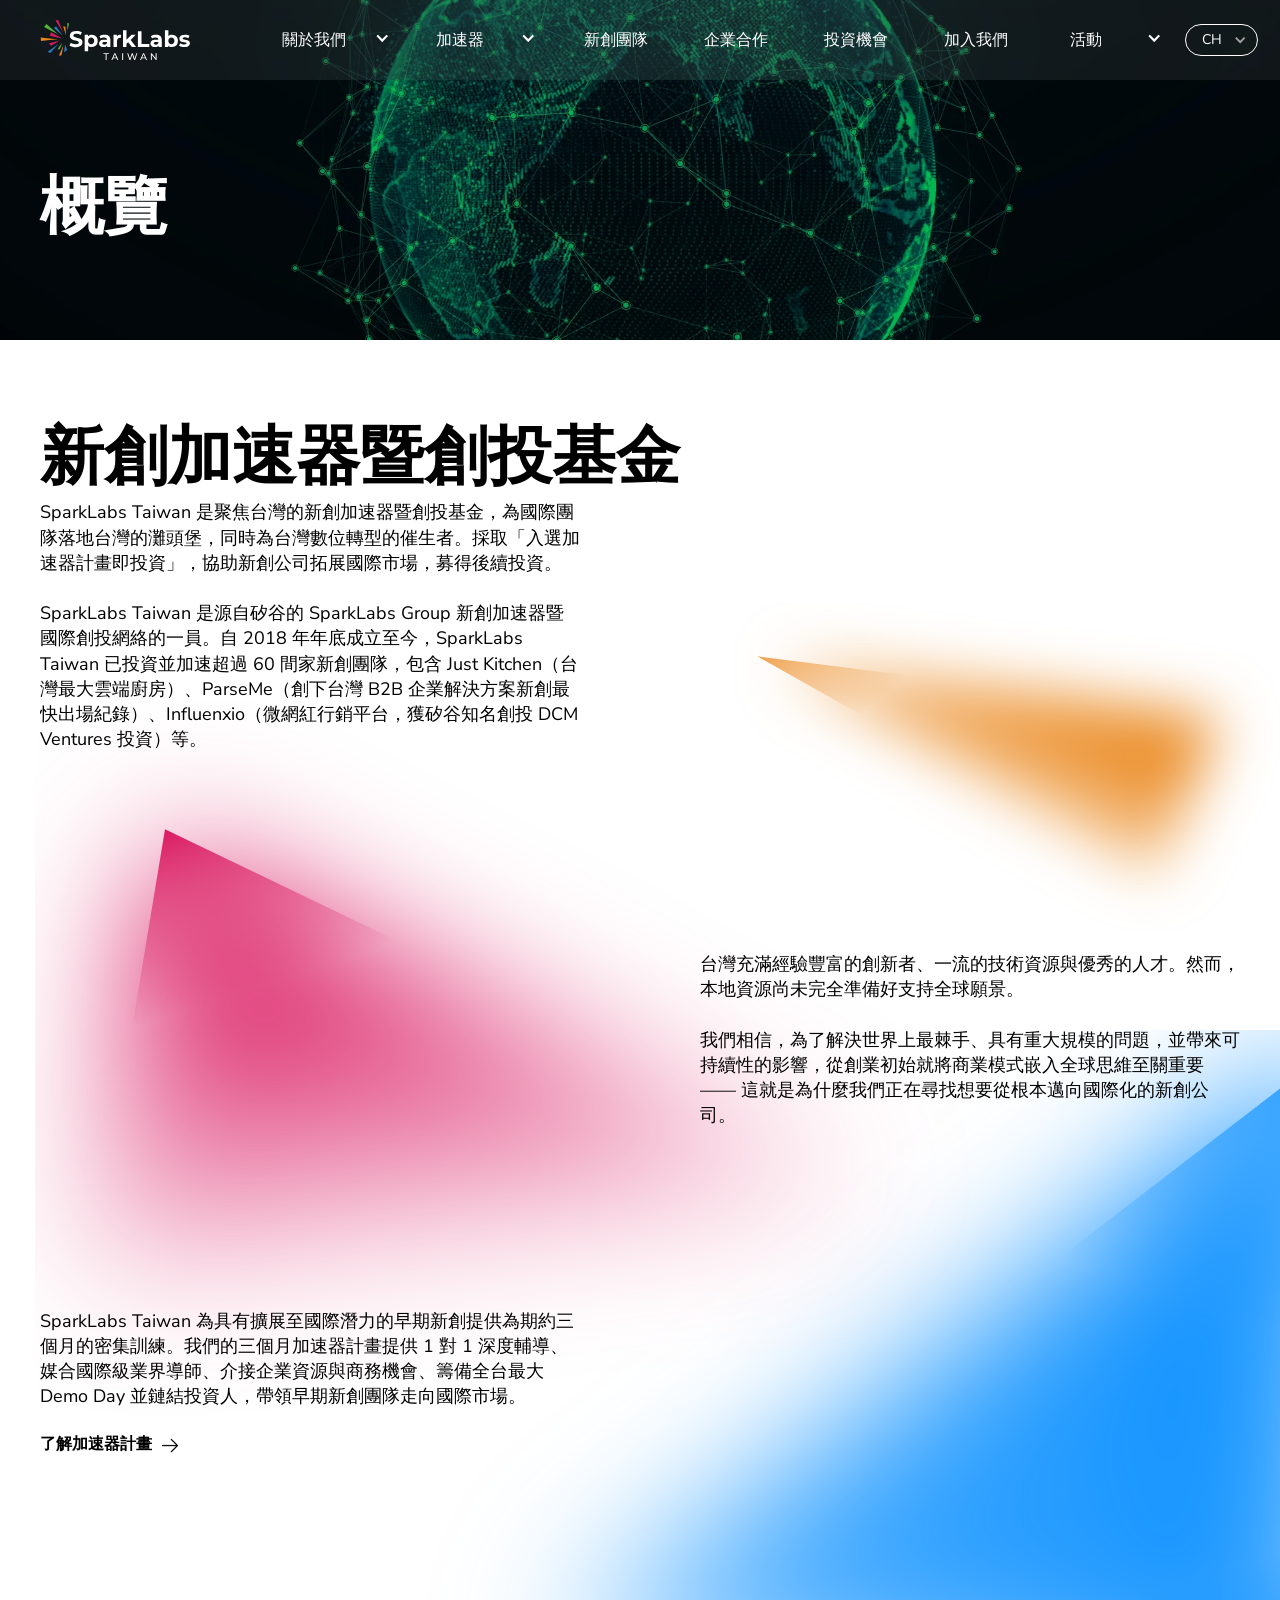
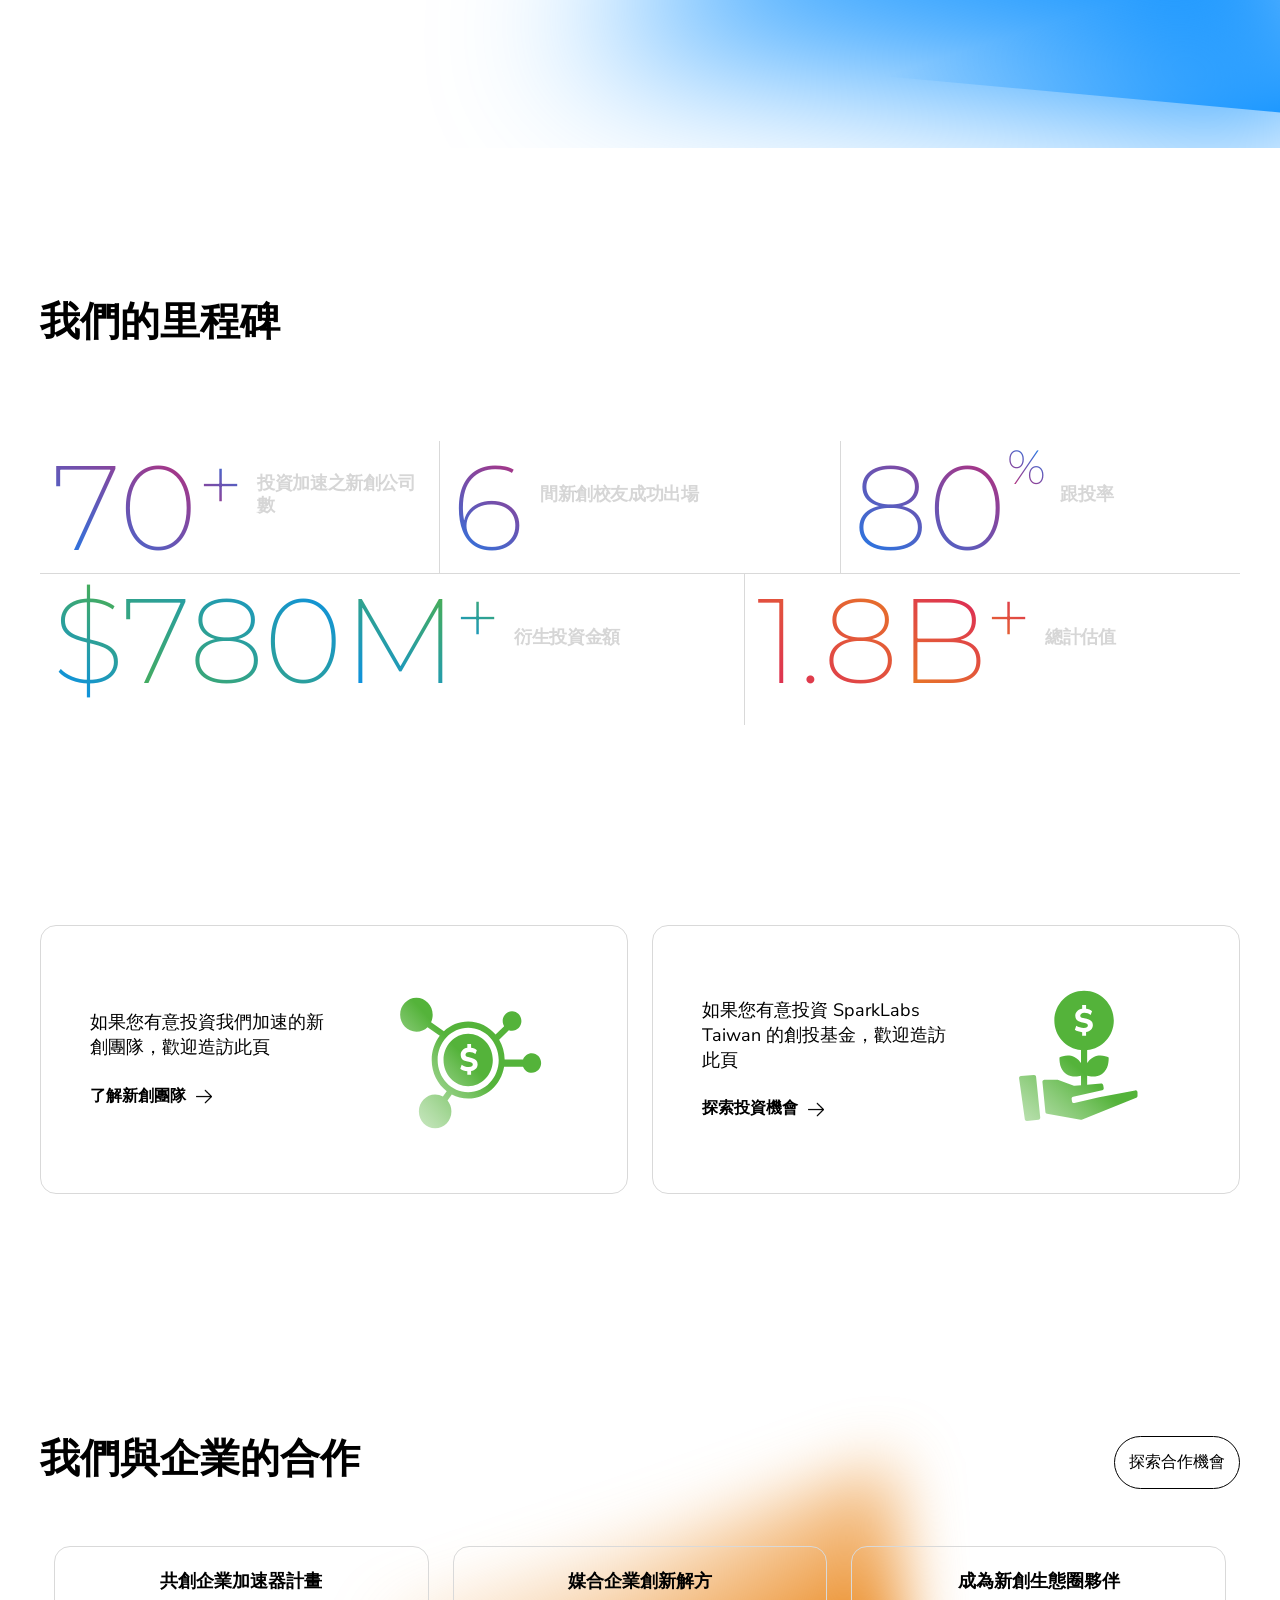
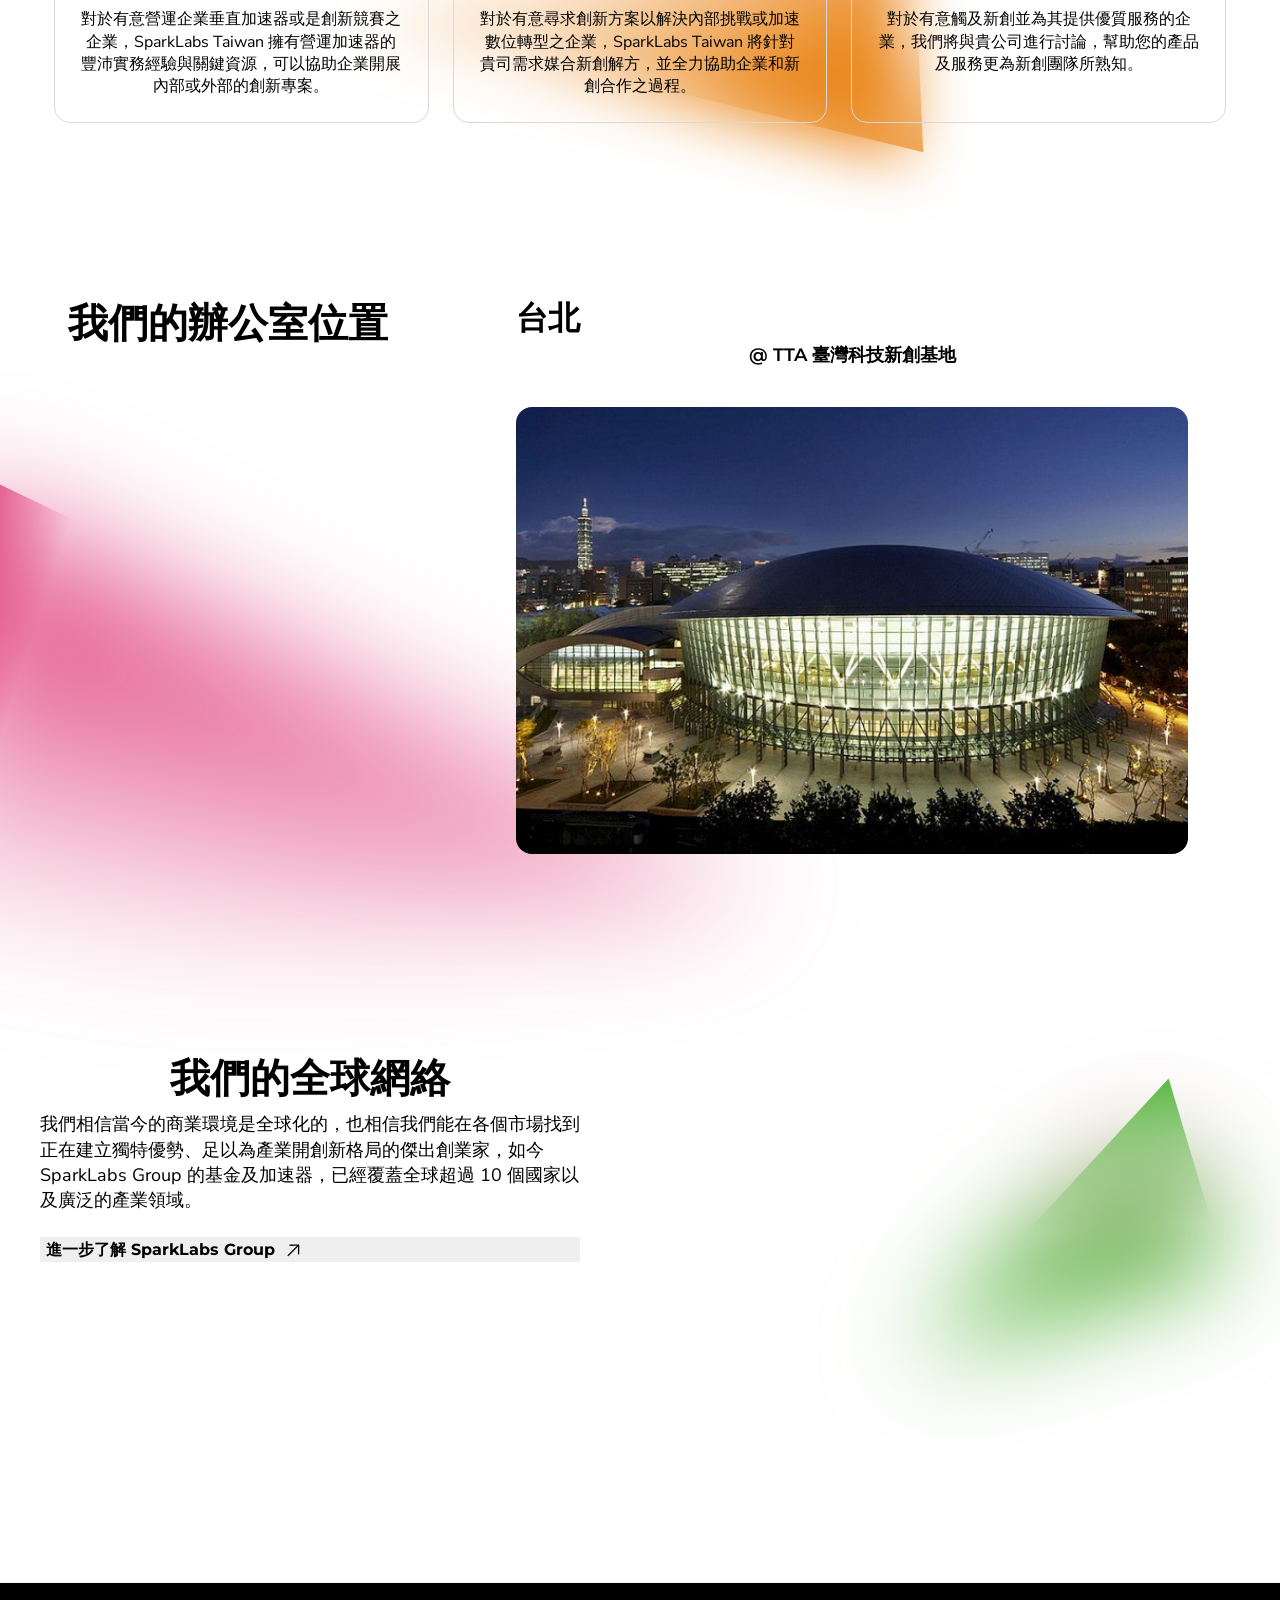
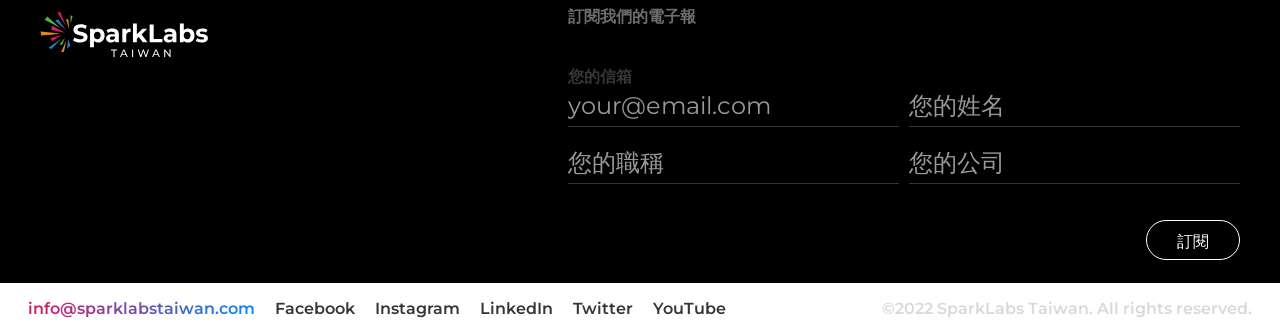
<file: browse.html>
<!doctype html>
<html lang="zh-Hant">
<head>
  <meta charset="utf-8">
  <link rel="icon" type="image/svg+xml" sizes="any" href="/favicon.svg?v=20261118-1">
  <meta name="viewport" content="width=device-width, initial-scale=1">
  <meta name="robots" content="noindex,follow">
  <meta http-equiv="Content-Security-Policy" content="default-src 'none'; img-src 'self' data:; font-src data:; style-src 'self' 'unsafe-inline'; script-src 'self' 'unsafe-inline'; frame-src https://open.spotify.com; connect-src 'none'; form-action 'none'; base-uri 'none'">
  <title>SparkLabs Taiwan</title>
<link rel="stylesheet" href="/team-style-1.css">
<link rel="stylesheet" href="/team-style-2.css">
<link rel="stylesheet" href="/team-style-3.css">
<link rel="stylesheet" href="/team-style-4.css">
<link rel="stylesheet" href="/team-style-5.css">
<link rel="stylesheet" href="/team-style-6.css">
<link rel="stylesheet" href="/team-style-7.css">
<link rel="stylesheet" href="/team-style-8.css">
</head>
<body>
  <a class="skip" href="#main">跳至內容 / Skip to content</a>
  <header id="header"><nav aria-label="主選單"><a href="/team.html">團隊成員</a></nav></header>
  <main id="main" tabindex="-1"></main>
  <footer id="footer"></footer>
  <noscript><p><a href="/team.html">瀏覽團隊成員與導師名錄</a></p></noscript>
<script src="/site-data.js?v=b25fc40b636f"></script>
<script src="/site-editorial.js"></script>
<script src="/site-wording.js"></script>
<script src="/site-directory.js"></script>
<script src="/site-hatcher.js"></script>
<script src="/site-accounts.js"></script>
<script src="/site-legacy.js"></script>
<script src="/site-app.js?v=286056385cca"></script>
</body>
</html>
</file>
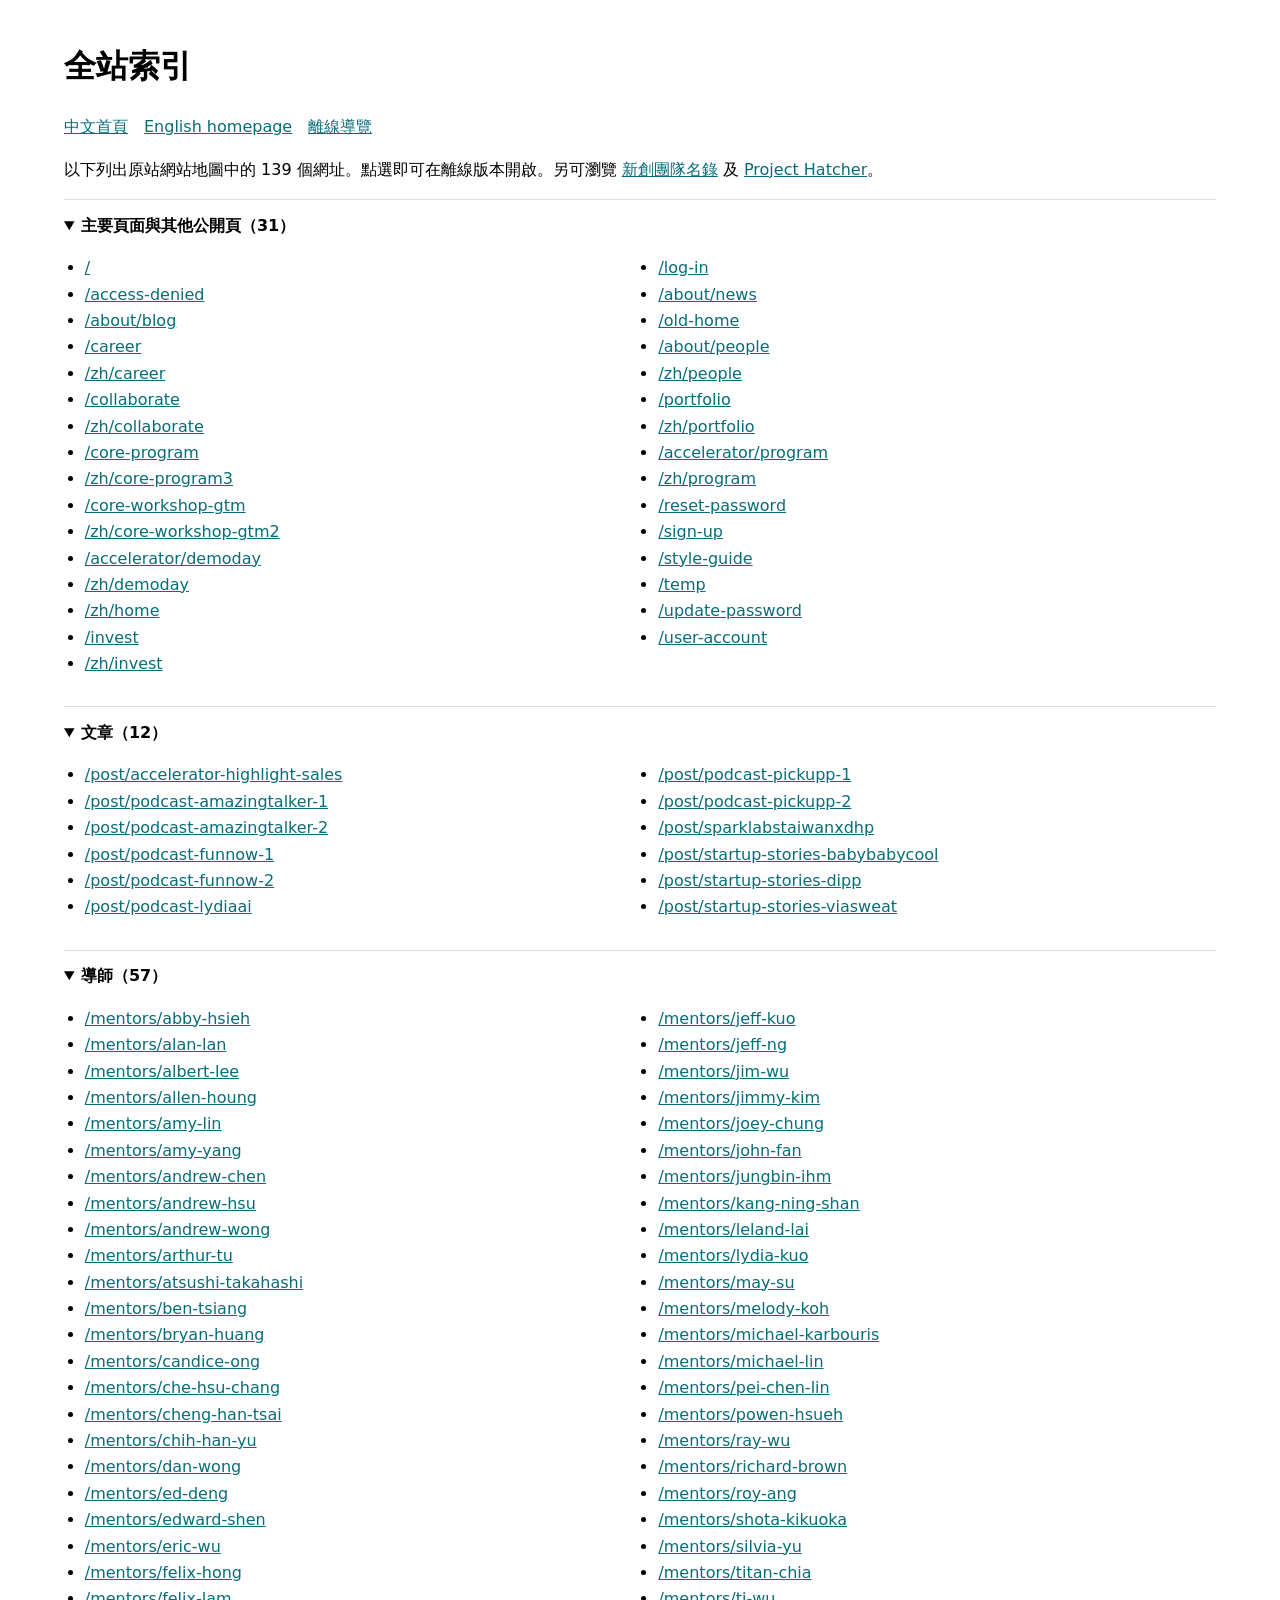
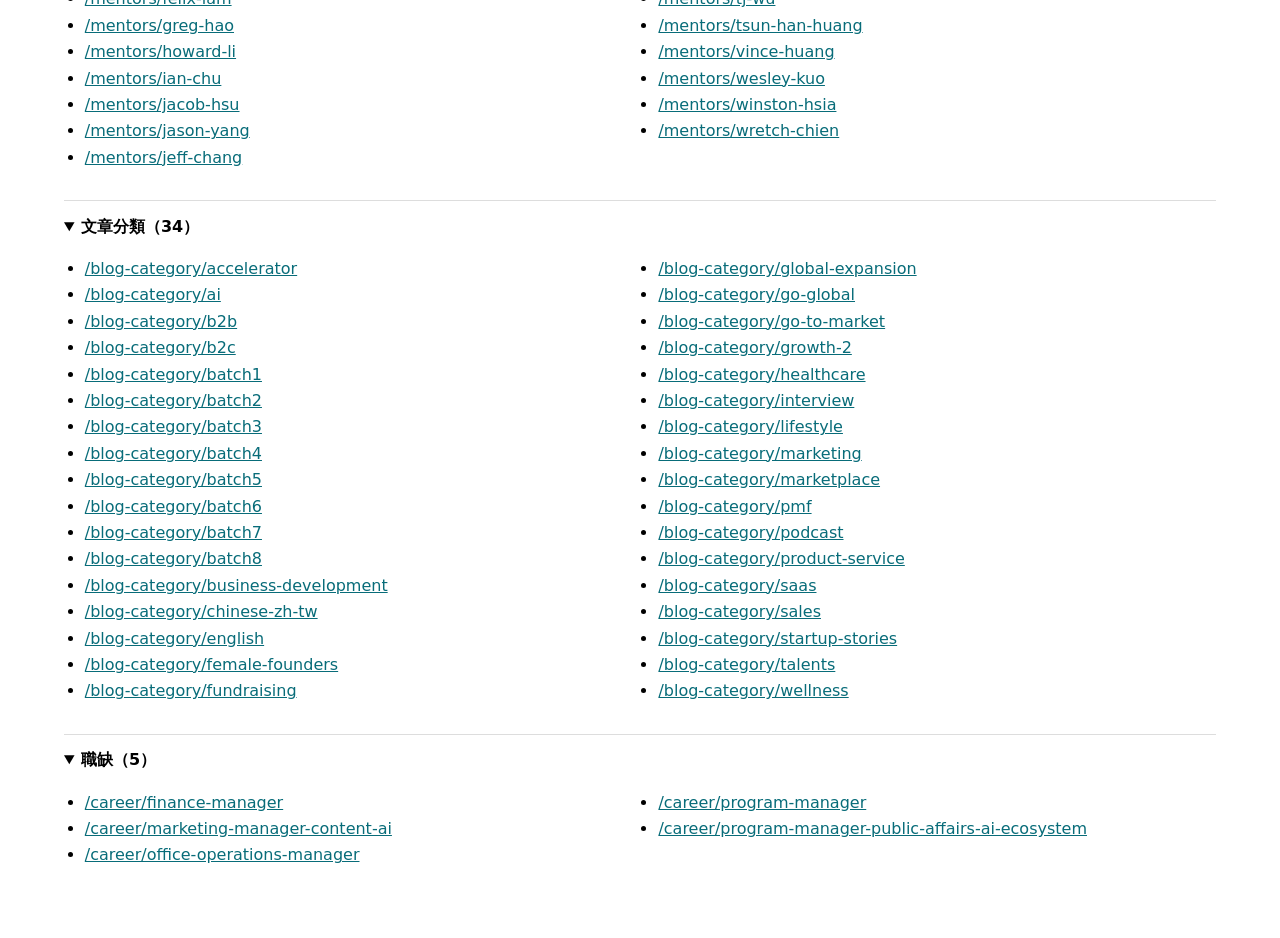
<file: sitemap.html>
<!doctype html><html lang="zh-Hant"><meta charset="utf-8">
  <link rel="icon" type="image/svg+xml" sizes="any" href="/favicon.svg?v=20261118-1"><meta name="viewport" content="width=device-width, initial-scale=1"><meta name="robots" content="noindex,follow"><title>全站索引</title><style>body{max-width:72rem;margin:2.5rem auto;padding:0 1.3rem;font:16px/1.65 system-ui,sans-serif}a{color:#086c79}summary{cursor:pointer;font-weight:bold}details{padding:.8em 0;border-top:1px solid #ddd}ul{columns:2;overflow-wrap:anywhere;padding-left:1.3em}li{break-inside:avoid} @media(max-width:42rem){ul{columns:1}}</style><h1>全站索引</h1><p><a href="index.html#/zh/home">中文首頁</a>　<a href="index.html#/en/home">English homepage</a>　<a href="index.html#/zh/map">離線導覽</a></p><p>以下列出原站網站地圖中的 139 個網址。點選即可在離線版本開啟。另可瀏覽 <a href="index.html#/zh/portfolio">新創團隊名錄</a> 及 <a href="index.html#/zh/hatcher">Project Hatcher</a>。</p><details open><summary>主要頁面與其他公開頁（31）</summary><ul><li><a href="index.html#/en/home">/</a></li><li><a href="index.html#/en/access-denied">/access-denied</a></li><li><a href="index.html#/en/blog">/about/blog</a></li><li><a href="index.html#/en/career">/career</a></li><li><a href="index.html#/zh/career">/zh/career</a></li><li><a href="index.html#/en/collaborate">/collaborate</a></li><li><a href="index.html#/zh/collaborate">/zh/collaborate</a></li><li><a href="index.html#/en/core">/core-program</a></li><li><a href="index.html#/zh/core">/zh/core-program3</a></li><li><a href="index.html#/en/gtm">/core-workshop-gtm</a></li><li><a href="index.html#/zh/gtm">/zh/core-workshop-gtm2</a></li><li><a href="index.html#/en/demoday">/accelerator/demoday</a></li><li><a href="index.html#/zh/demoday">/zh/demoday</a></li><li><a href="index.html#/zh/home">/zh/home</a></li><li><a href="index.html#/en/invest">/invest</a></li><li><a href="index.html#/zh/invest">/zh/invest</a></li><li><a href="index.html#/en/log-in">/log-in</a></li><li><a href="index.html#/en/news">/about/news</a></li><li><a href="index.html#/en/old-home">/old-home</a></li><li><a href="index.html#/en/people">/about/people</a></li><li><a href="team.html">/zh/people</a></li><li><a href="index.html#/en/portfolio">/portfolio</a></li><li><a href="index.html#/zh/portfolio">/zh/portfolio</a></li><li><a href="index.html#/en/program">/accelerator/program</a></li><li><a href="index.html#/zh/program">/zh/program</a></li><li><a href="index.html#/en/reset-password">/reset-password</a></li><li><a href="index.html#/en/sign-up">/sign-up</a></li><li><a href="index.html#/en/style-guide">/style-guide</a></li><li><a href="index.html#/en/temp">/temp</a></li><li><a href="index.html#/en/update-password">/update-password</a></li><li><a href="index.html#/en/user-account">/user-account</a></li></ul></details><details open><summary>文章（12）</summary><ul><li><a href="index.html#/en/post/accelerator-highlight-sales">/post/accelerator-highlight-sales</a></li><li><a href="index.html#/en/post/podcast-amazingtalker-1">/post/podcast-amazingtalker-1</a></li><li><a href="index.html#/en/post/podcast-amazingtalker-2">/post/podcast-amazingtalker-2</a></li><li><a href="index.html#/en/post/podcast-funnow-1">/post/podcast-funnow-1</a></li><li><a href="index.html#/en/post/podcast-funnow-2">/post/podcast-funnow-2</a></li><li><a href="index.html#/en/post/podcast-lydiaai">/post/podcast-lydiaai</a></li><li><a href="index.html#/en/post/podcast-pickupp-1">/post/podcast-pickupp-1</a></li><li><a href="index.html#/en/post/podcast-pickupp-2">/post/podcast-pickupp-2</a></li><li><a href="index.html#/en/post/sparklabstaiwanxdhp">/post/sparklabstaiwanxdhp</a></li><li><a href="index.html#/en/post/startup-stories-babybabycool">/post/startup-stories-babybabycool</a></li><li><a href="index.html#/en/post/startup-stories-dipp">/post/startup-stories-dipp</a></li><li><a href="index.html#/en/post/startup-stories-viasweat">/post/startup-stories-viasweat</a></li></ul></details><details open><summary>導師（57）</summary><ul><li><a href="index.html#/en/mentor/abby-hsieh">/mentors/abby-hsieh</a></li><li><a href="index.html#/en/mentor/alan-lan">/mentors/alan-lan</a></li><li><a href="index.html#/en/mentor/albert-lee">/mentors/albert-lee</a></li><li><a href="index.html#/en/mentor/allen-houng">/mentors/allen-houng</a></li><li><a href="index.html#/en/mentor/amy-lin">/mentors/amy-lin</a></li><li><a href="index.html#/en/mentor/amy-yang">/mentors/amy-yang</a></li><li><a href="index.html#/en/mentor/andrew-chen">/mentors/andrew-chen</a></li><li><a href="index.html#/en/mentor/andrew-hsu">/mentors/andrew-hsu</a></li><li><a href="index.html#/en/mentor/andrew-wong">/mentors/andrew-wong</a></li><li><a href="index.html#/en/mentor/arthur-tu">/mentors/arthur-tu</a></li><li><a href="index.html#/en/mentor/atsushi-takahashi">/mentors/atsushi-takahashi</a></li><li><a href="index.html#/en/mentor/ben-tsiang">/mentors/ben-tsiang</a></li><li><a href="index.html#/en/mentor/bryan-huang">/mentors/bryan-huang</a></li><li><a href="index.html#/en/mentor/candice-ong">/mentors/candice-ong</a></li><li><a href="index.html#/en/mentor/che-hsu-chang">/mentors/che-hsu-chang</a></li><li><a href="index.html#/en/mentor/cheng-han-tsai">/mentors/cheng-han-tsai</a></li><li><a href="index.html#/en/mentor/chih-han-yu">/mentors/chih-han-yu</a></li><li><a href="index.html#/en/mentor/dan-wong">/mentors/dan-wong</a></li><li><a href="index.html#/en/mentor/ed-deng">/mentors/ed-deng</a></li><li><a href="index.html#/en/mentor/edward-shen">/mentors/edward-shen</a></li><li><a href="index.html#/en/mentor/eric-wu">/mentors/eric-wu</a></li><li><a href="index.html#/en/mentor/felix-hong">/mentors/felix-hong</a></li><li><a href="index.html#/en/mentor/felix-lam">/mentors/felix-lam</a></li><li><a href="index.html#/en/mentor/greg-hao">/mentors/greg-hao</a></li><li><a href="index.html#/en/mentor/howard-li">/mentors/howard-li</a></li><li><a href="index.html#/en/mentor/ian-chu">/mentors/ian-chu</a></li><li><a href="index.html#/en/mentor/jacob-hsu">/mentors/jacob-hsu</a></li><li><a href="index.html#/en/mentor/jason-yang">/mentors/jason-yang</a></li><li><a href="index.html#/en/mentor/jeff-chang">/mentors/jeff-chang</a></li><li><a href="index.html#/en/mentor/jeff-kuo">/mentors/jeff-kuo</a></li><li><a href="index.html#/en/mentor/jeff-ng">/mentors/jeff-ng</a></li><li><a href="index.html#/en/mentor/jim-wu">/mentors/jim-wu</a></li><li><a href="index.html#/en/mentor/jimmy-kim">/mentors/jimmy-kim</a></li><li><a href="index.html#/en/mentor/joey-chung">/mentors/joey-chung</a></li><li><a href="index.html#/en/mentor/john-fan">/mentors/john-fan</a></li><li><a href="index.html#/en/mentor/jungbin-ihm">/mentors/jungbin-ihm</a></li><li><a href="index.html#/en/mentor/kang-ning-shan">/mentors/kang-ning-shan</a></li><li><a href="index.html#/en/mentor/leland-lai">/mentors/leland-lai</a></li><li><a href="index.html#/en/mentor/lydia-kuo">/mentors/lydia-kuo</a></li><li><a href="index.html#/en/mentor/may-su">/mentors/may-su</a></li><li><a href="index.html#/en/mentor/melody-koh">/mentors/melody-koh</a></li><li><a href="index.html#/en/mentor/michael-karbouris">/mentors/michael-karbouris</a></li><li><a href="index.html#/en/mentor/michael-lin">/mentors/michael-lin</a></li><li><a href="index.html#/en/mentor/pei-chen-lin">/mentors/pei-chen-lin</a></li><li><a href="index.html#/en/mentor/powen-hsueh">/mentors/powen-hsueh</a></li><li><a href="index.html#/en/mentor/ray-wu">/mentors/ray-wu</a></li><li><a href="index.html#/en/mentor/richard-brown">/mentors/richard-brown</a></li><li><a href="index.html#/en/mentor/roy-ang">/mentors/roy-ang</a></li><li><a href="index.html#/en/mentor/shota-kikuoka">/mentors/shota-kikuoka</a></li><li><a href="index.html#/en/mentor/silvia-yu">/mentors/silvia-yu</a></li><li><a href="index.html#/en/mentor/titan-chia">/mentors/titan-chia</a></li><li><a href="index.html#/en/mentor/tj-wu">/mentors/tj-wu</a></li><li><a href="index.html#/en/mentor/tsun-han-huang">/mentors/tsun-han-huang</a></li><li><a href="index.html#/en/mentor/vince-huang">/mentors/vince-huang</a></li><li><a href="index.html#/en/mentor/wesley-kuo">/mentors/wesley-kuo</a></li><li><a href="index.html#/en/mentor/winston-hsia">/mentors/winston-hsia</a></li><li><a href="index.html#/en/mentor/wretch-chien">/mentors/wretch-chien</a></li></ul></details><details open><summary>文章分類（34）</summary><ul><li><a href="index.html#/en/category/accelerator">/blog-category/accelerator</a></li><li><a href="index.html#/en/category/ai">/blog-category/ai</a></li><li><a href="index.html#/en/category/b2b">/blog-category/b2b</a></li><li><a href="index.html#/en/category/b2c">/blog-category/b2c</a></li><li><a href="index.html#/en/category/batch1">/blog-category/batch1</a></li><li><a href="index.html#/en/category/batch2">/blog-category/batch2</a></li><li><a href="index.html#/en/category/batch3">/blog-category/batch3</a></li><li><a href="index.html#/en/category/batch4">/blog-category/batch4</a></li><li><a href="index.html#/en/category/batch5">/blog-category/batch5</a></li><li><a href="index.html#/en/category/batch6">/blog-category/batch6</a></li><li><a href="index.html#/en/category/batch7">/blog-category/batch7</a></li><li><a href="index.html#/en/category/batch8">/blog-category/batch8</a></li><li><a href="index.html#/en/category/business-development">/blog-category/business-development</a></li><li><a href="index.html#/en/category/chinese-zh-tw">/blog-category/chinese-zh-tw</a></li><li><a href="index.html#/en/category/english">/blog-category/english</a></li><li><a href="index.html#/en/category/female-founders">/blog-category/female-founders</a></li><li><a href="index.html#/en/category/fundraising">/blog-category/fundraising</a></li><li><a href="index.html#/en/category/global-expansion">/blog-category/global-expansion</a></li><li><a href="index.html#/en/category/go-global">/blog-category/go-global</a></li><li><a href="index.html#/en/category/go-to-market">/blog-category/go-to-market</a></li><li><a href="index.html#/en/category/growth-2">/blog-category/growth-2</a></li><li><a href="index.html#/en/category/healthcare">/blog-category/healthcare</a></li><li><a href="index.html#/en/category/interview">/blog-category/interview</a></li><li><a href="index.html#/en/category/lifestyle">/blog-category/lifestyle</a></li><li><a href="index.html#/en/category/marketing">/blog-category/marketing</a></li><li><a href="index.html#/en/category/marketplace">/blog-category/marketplace</a></li><li><a href="index.html#/en/category/pmf">/blog-category/pmf</a></li><li><a href="index.html#/en/category/podcast">/blog-category/podcast</a></li><li><a href="index.html#/en/category/product-service">/blog-category/product-service</a></li><li><a href="index.html#/en/category/saas">/blog-category/saas</a></li><li><a href="index.html#/en/category/sales">/blog-category/sales</a></li><li><a href="index.html#/en/category/startup-stories">/blog-category/startup-stories</a></li><li><a href="index.html#/en/category/talents">/blog-category/talents</a></li><li><a href="index.html#/en/category/wellness">/blog-category/wellness</a></li></ul></details><details open><summary>職缺（5）</summary><ul><li><a href="index.html#/en/job/finance-manager">/career/finance-manager</a></li><li><a href="index.html#/en/job/marketing-manager-content-ai">/career/marketing-manager-content-ai</a></li><li><a href="index.html#/en/job/office-operations-manager">/career/office-operations-manager</a></li><li><a href="index.html#/en/job/program-manager">/career/program-manager</a></li><li><a href="index.html#/en/job/program-manager-public-affairs-ai-ecosystem">/career/program-manager-public-affairs-ai-ecosystem</a></li></ul></details></html>
</file>
